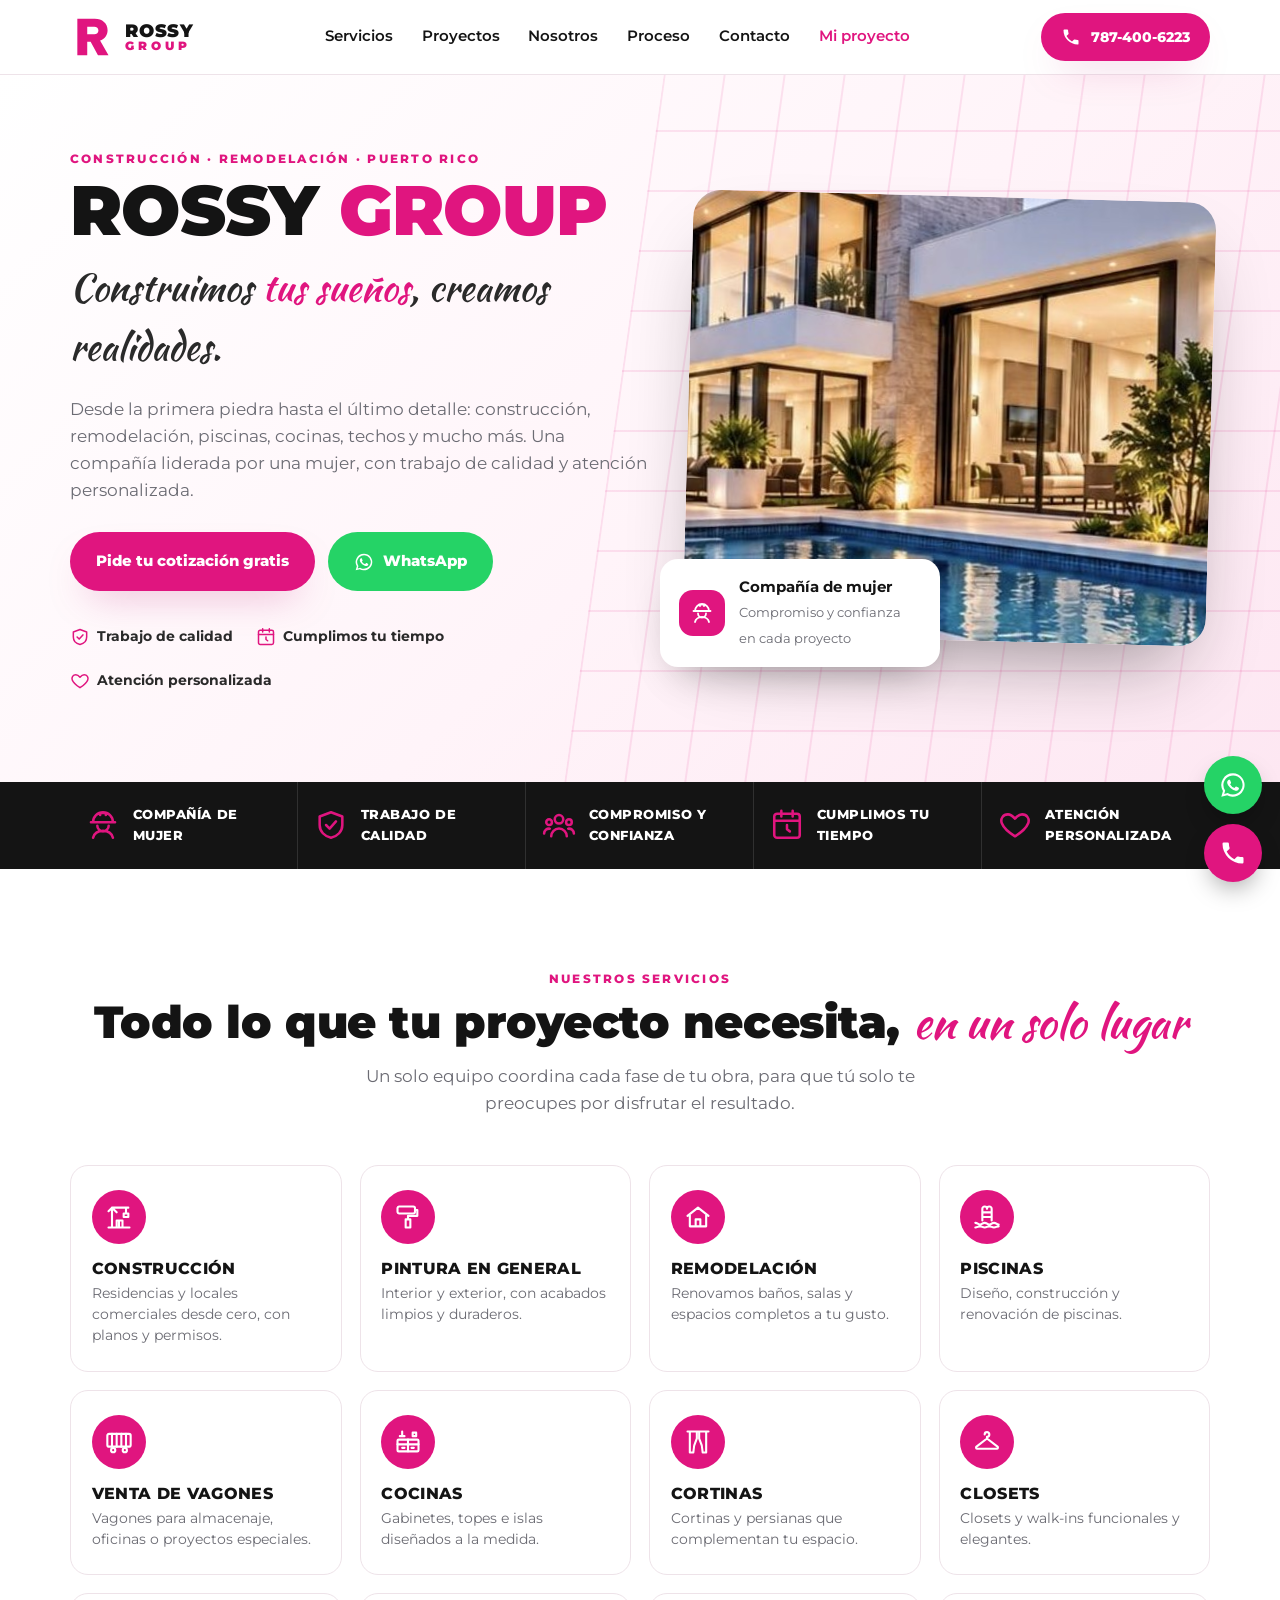
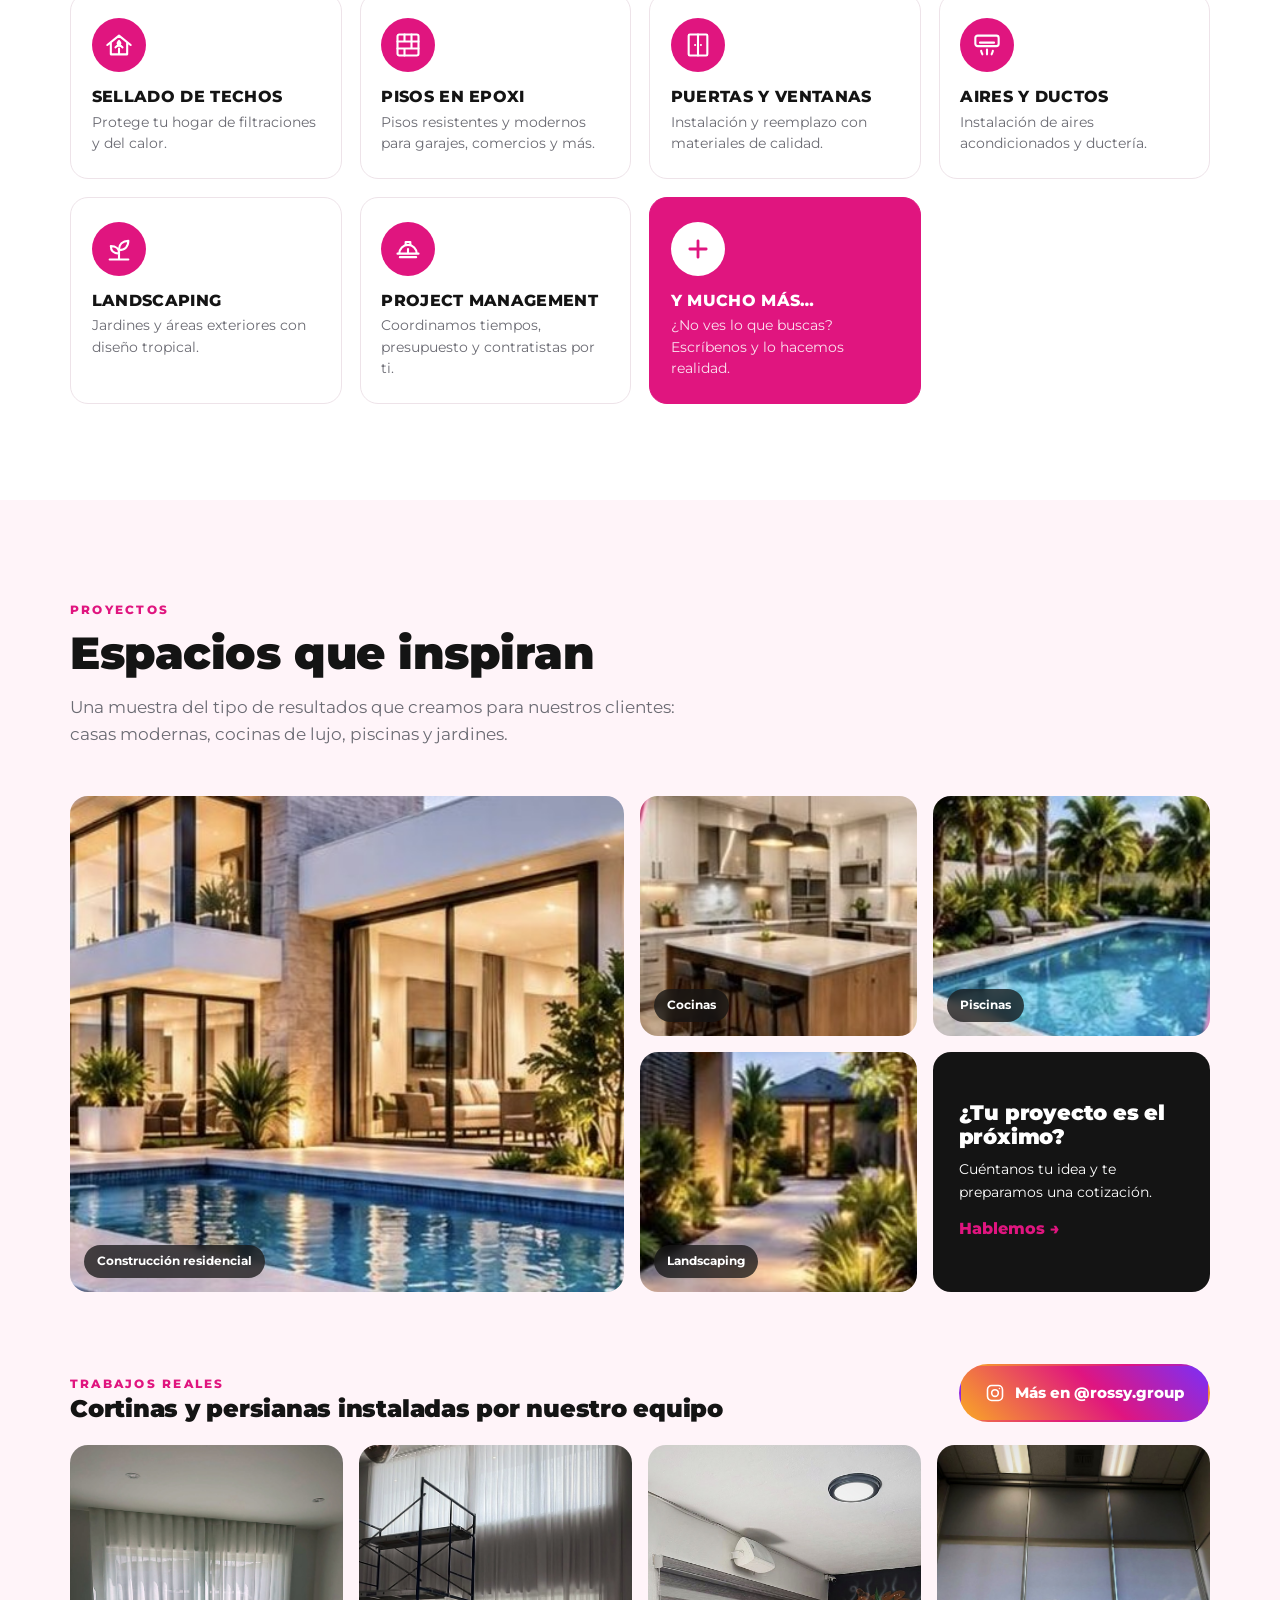
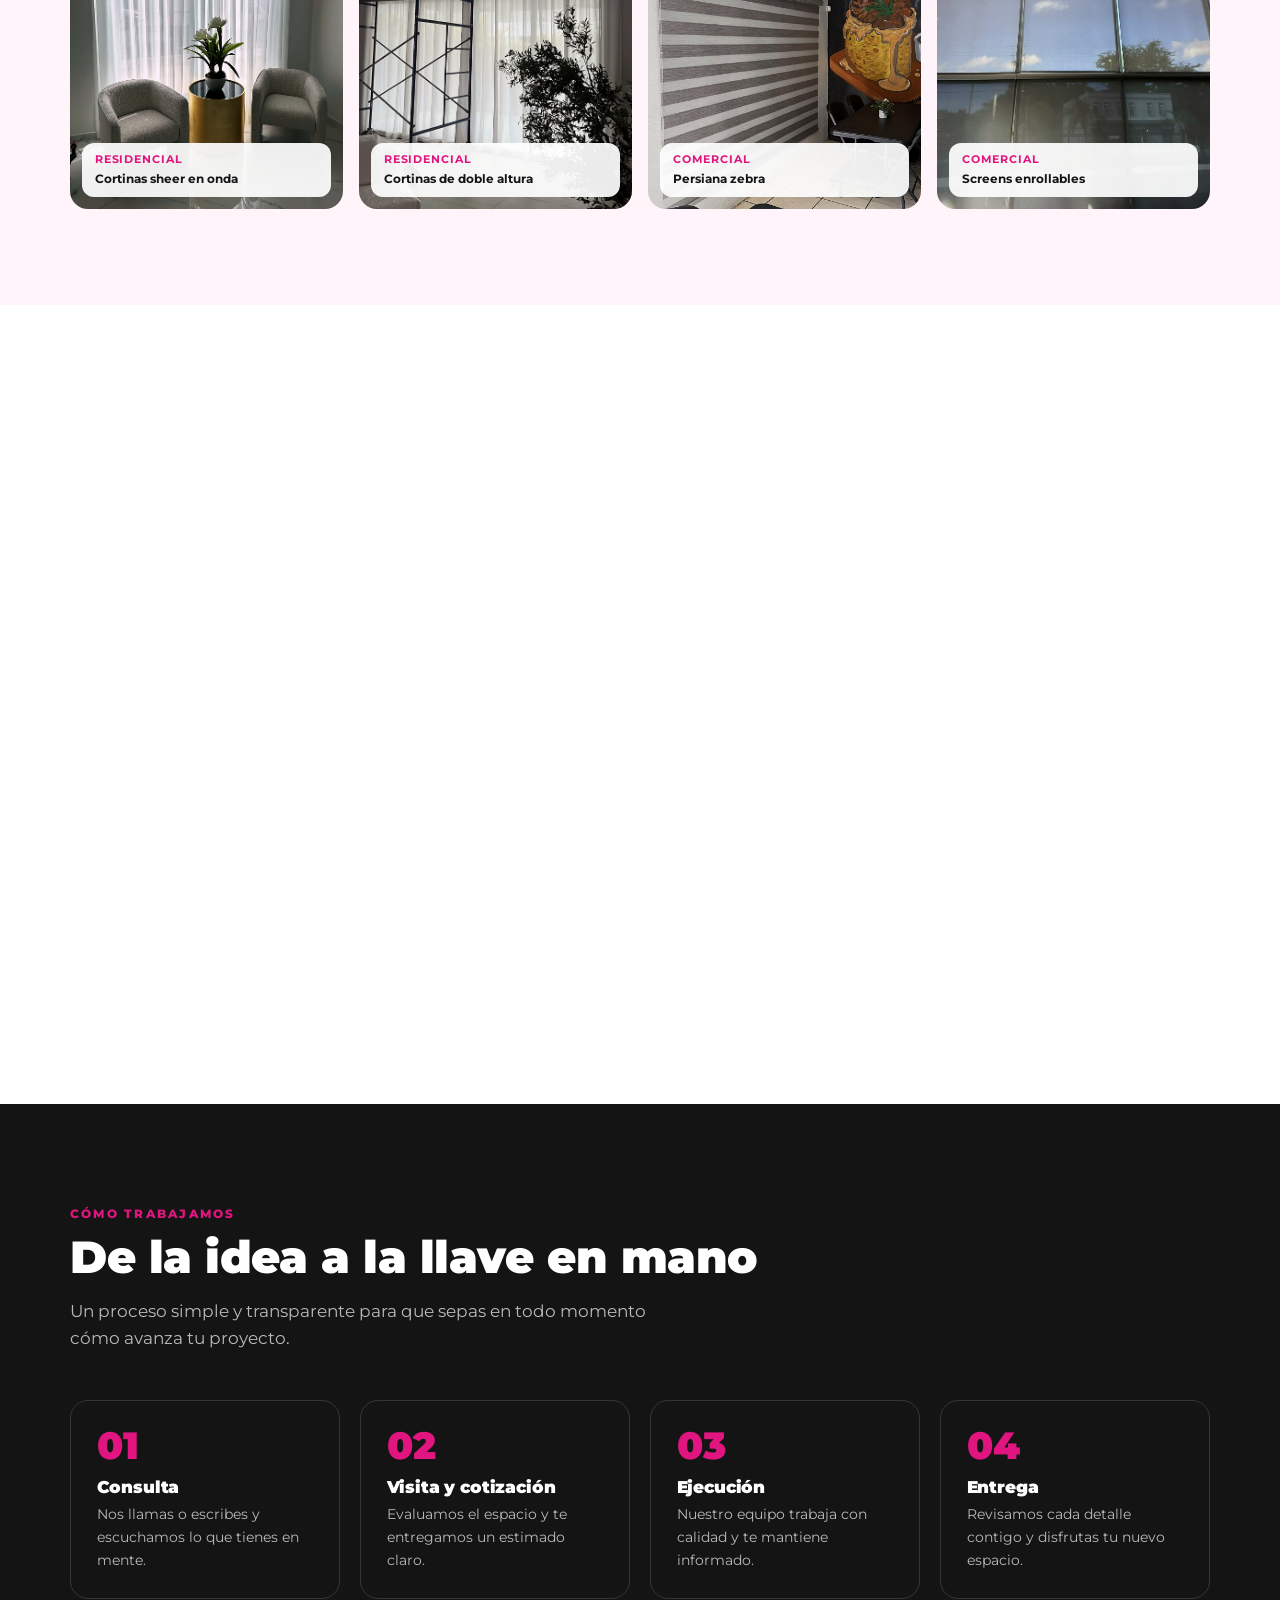
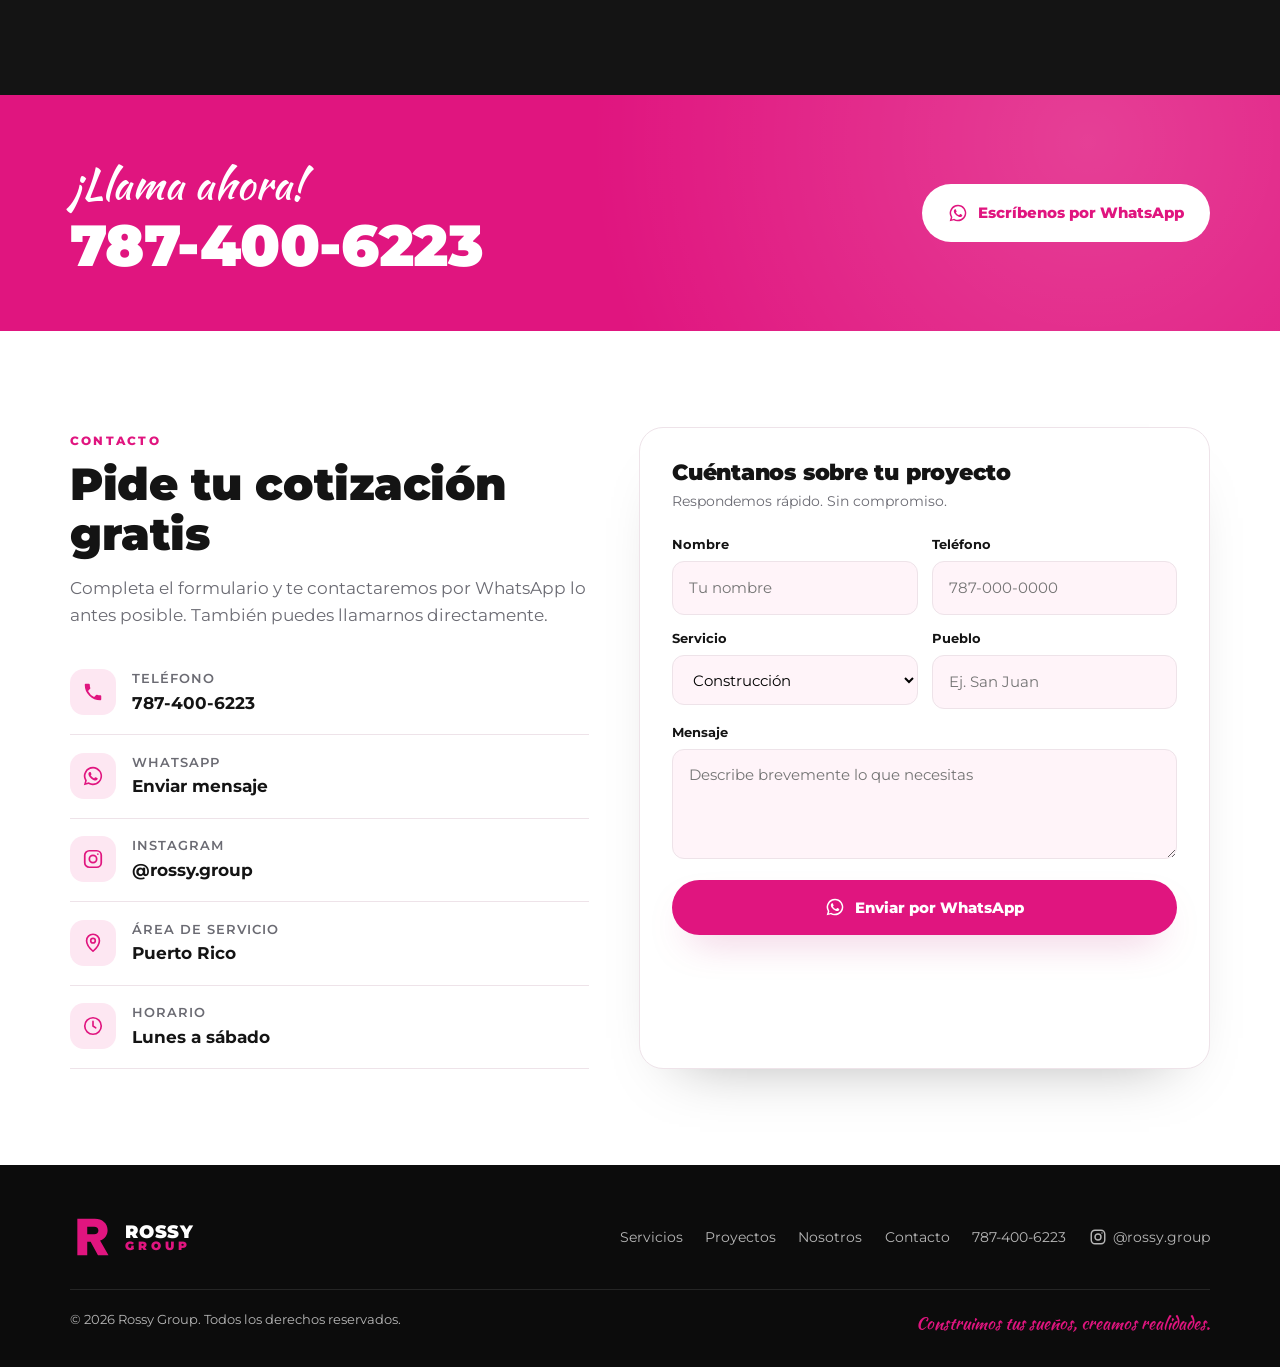
<file: index.html>
<!doctype html>
<html lang="es">
<head>
<meta charset="utf-8">
<meta name="viewport" content="width=device-width, initial-scale=1">
<title>Rossy Group | Construcción y Remodelación en Puerto Rico</title>
<meta name="description" content="Rossy Group: construcción, remodelación, piscinas, cocinas, sellado de techos, pisos en epoxi, aires y más. Compañía de mujer comprometida con la calidad. Llama al 787-400-6223.">
<meta property="og:title" content="Rossy Group — Construimos tus sueños, creamos realidades">
<meta property="og:description" content="Construcción, remodelación y mucho más en Puerto Rico. Llama al 787-400-6223.">
<meta property="og:image" content="img/casa.jpg">
<meta name="theme-color" content="#e0157f">
<link rel="preconnect" href="https://fonts.googleapis.com">
<link rel="preconnect" href="https://fonts.gstatic.com" crossorigin>
<link href="https://fonts.googleapis.com/css2?family=Montserrat:wght@400;500;600;700;800;900&family=Kaushan+Script&display=swap" rel="stylesheet">
<style>
:root{
  --pink:#e0157f; --pink-dark:#b80c66; --pink-soft:#fde7f2; --pink-mist:#fff4f9;
  --ink:#141414; --ink-2:#2a2a2a; --muted:#6b6b73; --line:#eee3e9;
  --gold:#c9a24a; --white:#fff;
  --radius:18px; --shadow:0 18px 40px -18px rgba(184,12,102,.35);
  --max:1180px;
}
*{box-sizing:border-box;margin:0;padding:0}
html{scroll-behavior:smooth}
body{font-family:Montserrat,system-ui,sans-serif;color:var(--ink);background:var(--white);line-height:1.6;-webkit-font-smoothing:antialiased}
img{max-width:100%;display:block}
a{color:inherit;text-decoration:none}
.wrap{max-width:var(--max);margin:0 auto;padding:0 20px}
.script{font-family:"Kaushan Script",cursive;font-weight:400}
.eyebrow{display:inline-block;font-size:.78rem;font-weight:800;letter-spacing:.18em;text-transform:uppercase;color:var(--pink)}
h1,h2,h3{line-height:1.12;font-weight:900;letter-spacing:-.01em}
h2{font-size:clamp(1.9rem,4vw,2.8rem);margin:.4rem 0 1rem}
.lead{color:var(--muted);font-size:1.05rem;max-width:620px}
.btn{display:inline-flex;align-items:center;gap:.6rem;padding:.95rem 1.5rem;border-radius:999px;font-weight:800;font-size:.95rem;transition:transform .2s,box-shadow .2s,background .2s;border:2px solid transparent;cursor:pointer;font-family:inherit}
.btn svg{width:20px;height:20px;flex:none}
.btn-pink{background:var(--pink);color:#fff;box-shadow:var(--shadow)}
.btn-pink:hover{background:var(--pink-dark);transform:translateY(-2px)}
.btn-outline{border-color:var(--ink);color:var(--ink)}
.btn-outline:hover{background:var(--ink);color:#fff}
.btn-wa{background:#25d366;color:#fff}
.btn-wa:hover{background:#1ebe5a;transform:translateY(-2px)}

/* ---------- Header ---------- */
header{position:sticky;top:0;z-index:50;background:rgba(255,255,255,.92);backdrop-filter:saturate(1.4) blur(10px);border-bottom:1px solid var(--line)}
.nav{display:flex;align-items:center;justify-content:space-between;height:74px}
.logo{display:flex;align-items:center;gap:.7rem}
.logo-mark{width:44px;height:44px;flex:none}
.logo-text{line-height:.95;font-weight:900;font-size:1.15rem;letter-spacing:.04em}
.logo-text small{display:block;font-size:.78rem;letter-spacing:.32em;color:var(--pink)}
.menu{display:flex;gap:1.8rem;font-weight:600;font-size:.92rem}
.menu a{position:relative;padding:.3rem 0}
.menu a::after{content:"";position:absolute;left:0;bottom:-2px;height:2px;width:0;background:var(--pink);transition:width .25s}
.menu a:hover::after{width:100%}
.nav-cta{padding:.7rem 1.15rem;font-size:.88rem}
.burger{display:none;background:none;border:0;width:44px;height:44px;cursor:pointer}
.burger span{display:block;width:24px;height:2.5px;background:var(--ink);margin:5px auto;border-radius:2px;transition:.3s}
@media(max-width:900px){
  .menu{position:fixed;inset:74px 0 auto 0;flex-direction:column;gap:0;background:#fff;border-bottom:1px solid var(--line);max-height:0;overflow:hidden;transition:max-height .35s}
  .menu a{padding:1rem 20px;border-top:1px solid var(--line)}
  .menu.open{max-height:420px}
  .burger{display:block}
  .nav-cta{display:none}
}

/* ---------- Hero ---------- */
.hero{position:relative;overflow:hidden;background:linear-gradient(135deg,#fff 0%,var(--pink-mist) 55%,var(--pink-soft) 100%)}
.hero::before{content:"";position:absolute;right:-8%;top:-10%;width:60%;height:120%;background:
  repeating-linear-gradient(90deg,rgba(224,21,127,.10) 0 2px,transparent 2px 60px),
  repeating-linear-gradient(0deg,rgba(224,21,127,.10) 0 2px,transparent 2px 60px);
  transform:skewX(-8deg);pointer-events:none}
.hero-grid{position:relative;display:grid;grid-template-columns:1.05fr .95fr;gap:40px;align-items:center;padding-top:70px;padding-bottom:90px}
.hero h1{font-size:clamp(2.6rem,6vw,4.4rem);text-transform:uppercase}
.hero h1 .pink{color:var(--pink)}
.hero .tagline{font-size:clamp(1.6rem,3.4vw,2.3rem);margin:.6rem 0 1.2rem;color:var(--ink-2)}
.hero .tagline em{font-style:normal;color:var(--pink)}
.hero p.lead{margin-bottom:1.8rem}
.hero-ctas{display:flex;flex-wrap:wrap;gap:.8rem}
.badges{display:flex;flex-wrap:wrap;gap:1.4rem;margin-top:2.2rem;font-size:.85rem;font-weight:700;color:var(--ink-2)}
.badges span{display:flex;align-items:center;gap:.45rem}
.badges svg{width:20px;height:20px;color:var(--pink)}
.hero-visual{position:relative}
.hero-photo{border-radius:28px;overflow:hidden;box-shadow:0 40px 80px -30px rgba(20,20,20,.45);aspect-ratio:4/3.4;transform:rotate(1.5deg)}
.hero-photo img{width:100%;height:100%;object-fit:cover;object-position:center bottom}
.hero-card{position:absolute;left:-28px;bottom:-26px;background:#fff;border-radius:18px;padding:1rem 1.2rem;box-shadow:0 20px 40px -18px rgba(0,0,0,.3);display:flex;align-items:center;gap:.9rem;max-width:280px}
.hero-card .dot{width:46px;height:46px;border-radius:14px;background:var(--pink);display:grid;place-items:center;color:#fff;flex:none}
.hero-card .dot svg{width:24px;height:24px}
.hero-card b{display:block;font-size:.95rem}
.hero-card small{color:var(--muted);font-size:.8rem}
@media(max-width:900px){
  .hero-grid{grid-template-columns:1fr;padding-top:44px;padding-bottom:70px}
  .hero-card{left:12px;bottom:-22px}
}

/* ---------- Strip ---------- */
.strip{background:var(--ink);color:#fff}
.strip-grid{display:grid;grid-template-columns:repeat(5,1fr)}
.strip-item{display:flex;align-items:center;gap:.8rem;padding:1.4rem 1rem;font-weight:800;font-size:.82rem;text-transform:uppercase;letter-spacing:.04em;border-right:1px solid rgba(255,255,255,.12)}
.strip-item:last-child{border-right:0}
.strip-item svg{width:34px;height:34px;color:var(--pink);flex:none}
@media(max-width:900px){.strip-grid{grid-template-columns:repeat(2,1fr)}.strip-item{border-bottom:1px solid rgba(255,255,255,.12)}.strip-item:last-child{grid-column:1/-1}}

/* ---------- Sections ---------- */
section.block{padding:96px 0}
.center{text-align:center}
.center .lead{margin:0 auto}

/* Services */
.services{display:grid;grid-template-columns:repeat(auto-fill,minmax(220px,1fr));gap:18px;margin-top:3rem}
.svc{background:#fff;border:1px solid var(--line);border-radius:var(--radius);padding:1.5rem 1.3rem;transition:transform .25s,box-shadow .25s,border-color .25s;position:relative;overflow:hidden}
.svc::after{content:"";position:absolute;inset:auto 0 0 0;height:4px;background:var(--pink);transform:scaleX(0);transform-origin:left;transition:transform .3s}
.svc:hover{transform:translateY(-4px);box-shadow:var(--shadow);border-color:transparent}
.svc:hover::after{transform:scaleX(1)}
.svc .ic{width:54px;height:54px;border-radius:50%;background:var(--pink);color:#fff;display:grid;place-items:center;margin-bottom:1rem}
.svc .ic svg{width:28px;height:28px}
.svc h3{font-size:1rem;font-weight:800;text-transform:uppercase;letter-spacing:.02em;margin-bottom:.35rem}
.svc p{font-size:.88rem;color:var(--muted);line-height:1.5}
.svc.more{background:var(--pink);color:#fff;border-color:var(--pink)}
.svc.more .ic{background:#fff;color:var(--pink)}
.svc.more p{color:rgba(255,255,255,.88)}

/* Gallery */
.gallery-sec{background:var(--pink-mist)}
.gallery{display:grid;grid-template-columns:2fr 1fr 1fr;grid-template-rows:240px 240px;gap:16px;margin-top:3rem}
.gallery figure{position:relative;border-radius:var(--radius);overflow:hidden}
.gallery figure:first-child{grid-row:1/3}
.gallery img{width:100%;height:100%;object-fit:cover;transition:transform .6s}
.gallery figure:hover img{transform:scale(1.06)}
.gallery figcaption{position:absolute;left:14px;bottom:14px;background:rgba(20,20,20,.75);color:#fff;font-size:.78rem;font-weight:700;padding:.4rem .8rem;border-radius:999px;backdrop-filter:blur(4px)}
.gallery .cta-tile{background:var(--ink);color:#fff;display:flex;flex-direction:column;justify-content:center;padding:1.6rem}
.gallery .cta-tile h3{font-size:1.3rem;margin-bottom:.6rem}
.gallery .cta-tile a{color:var(--pink);font-weight:800}
@media(max-width:800px){
  .gallery{grid-template-columns:1fr 1fr;grid-template-rows:260px 180px 180px}
  .gallery figure:first-child{grid-column:1/-1;grid-row:auto}
}

/* About */
.about{display:grid;grid-template-columns:.9fr 1.1fr;gap:60px;align-items:center}
.about-photo{position:relative;border-radius:28px;overflow:hidden;background:var(--pink-soft);aspect-ratio:4/5}
.about-photo img{width:100%;height:100%;object-fit:cover;object-position:top}
.about-photo .tag{position:absolute;left:16px;bottom:16px;right:16px;background:#fff;border-radius:16px;padding:1rem 1.2rem;box-shadow:0 10px 30px -12px rgba(0,0,0,.3)}
.about-photo .tag b{display:block}
.about-photo .tag span{color:var(--pink);font-size:.85rem;font-weight:700}
.about p{color:var(--ink-2);margin-bottom:1rem}
.values{display:grid;grid-template-columns:1fr 1fr;gap:14px;margin:1.6rem 0 2rem}
.values div{display:flex;gap:.7rem;align-items:flex-start;font-weight:700;font-size:.92rem}
.values svg{width:22px;height:22px;color:var(--pink);flex:none;margin-top:1px}
@media(max-width:900px){.about{grid-template-columns:1fr;gap:36px}.about-photo{max-width:440px}}

/* Real work */
.real-head{display:flex;justify-content:space-between;align-items:flex-end;gap:20px;flex-wrap:wrap;margin-top:4.5rem}
.real-head h3{font-size:1.5rem}
.real{display:grid;grid-template-columns:repeat(4,1fr);gap:16px;margin-top:1.4rem}
.real figure{position:relative;border-radius:var(--radius);overflow:hidden;aspect-ratio:3/4;background:#ddd}
.real img{width:100%;height:100%;object-fit:cover;transition:transform .6s}
.real figure:hover img{transform:scale(1.05)}
.real figcaption{position:absolute;left:12px;bottom:12px;right:12px;background:rgba(255,255,255,.92);color:var(--ink);font-size:.78rem;font-weight:700;padding:.5rem .8rem;border-radius:12px}
.real figcaption span{display:block;color:var(--pink);font-size:.7rem;text-transform:uppercase;letter-spacing:.08em}
.btn-ig{background:linear-gradient(45deg,#f9a825,#e0157f 55%,#7b2ff7);color:#fff}
.btn-ig:hover{transform:translateY(-2px);filter:brightness(1.05)}
@media(max-width:900px){.real{grid-template-columns:1fr 1fr}}

/* Process */
.process-sec{background:var(--ink);color:#fff}
.process-sec .lead{color:rgba(255,255,255,.7)}
.steps{display:grid;grid-template-columns:repeat(4,1fr);gap:20px;margin-top:3rem;counter-reset:s}
.step{border:1px solid rgba(255,255,255,.14);border-radius:var(--radius);padding:1.6rem;position:relative}
.step::before{counter-increment:s;content:"0" counter(s);font-weight:900;font-size:2.4rem;color:var(--pink);display:block;line-height:1;margin-bottom:.8rem}
.step h3{font-size:1.05rem;margin-bottom:.4rem}
.step p{color:rgba(255,255,255,.7);font-size:.9rem}
@media(max-width:900px){.steps{grid-template-columns:1fr 1fr}}
@media(max-width:520px){.steps{grid-template-columns:1fr}}

/* CTA band */
.band{background:var(--pink);color:#fff;position:relative;overflow:hidden}
.band::before{content:"";position:absolute;inset:0;background:radial-gradient(circle at 85% 20%,rgba(255,255,255,.18),transparent 45%)}
.band .wrap{position:relative;display:flex;align-items:center;justify-content:space-between;gap:30px;padding-top:56px;padding-bottom:56px;flex-wrap:wrap}
.band .script{font-size:clamp(1.8rem,4vw,2.6rem)}
.band .phone{font-size:clamp(2.2rem,6vw,3.6rem);font-weight:900;letter-spacing:-.01em;line-height:1}
.band .btn{background:#fff;color:var(--pink)}
.band .btn:hover{background:var(--ink);color:#fff}

/* Contact */
.contact{display:grid;grid-template-columns:1fr 1.1fr;gap:50px}
.contact-info li{list-style:none;display:flex;gap:1rem;align-items:flex-start;padding:1.1rem 0;border-bottom:1px solid var(--line)}
.contact-info .ic{width:46px;height:46px;border-radius:14px;background:var(--pink-soft);color:var(--pink);display:grid;place-items:center;flex:none}
.contact-info .ic svg{width:22px;height:22px}
.contact-info small{display:block;color:var(--muted);font-size:.8rem;font-weight:600;text-transform:uppercase;letter-spacing:.08em}
.contact-info b{font-size:1.05rem}
form{background:#fff;border:1px solid var(--line);border-radius:24px;padding:2rem;box-shadow:0 30px 60px -40px rgba(0,0,0,.35)}
form h3{font-size:1.4rem;margin-bottom:.3rem}
form > p{color:var(--muted);font-size:.9rem;margin-bottom:1.4rem}
.row{display:grid;grid-template-columns:1fr 1fr;gap:14px}
label{display:block;font-size:.8rem;font-weight:700;margin-bottom:.35rem}
.field{margin-bottom:14px}
input,select,textarea{width:100%;padding:.85rem 1rem;border:1.5px solid var(--line);border-radius:12px;font:inherit;font-size:.95rem;background:var(--pink-mist);transition:border-color .2s,background .2s}
input:focus,select:focus,textarea:focus{outline:none;border-color:var(--pink);background:#fff}
textarea{resize:vertical;min-height:110px}
form .btn{width:100%;justify-content:center}
@media(max-width:900px){.contact{grid-template-columns:1fr}}
@media(max-width:520px){.row{grid-template-columns:1fr}form{padding:1.4rem}}

/* Footer */
footer{background:#0c0c0c;color:rgba(255,255,255,.7);padding:50px 0 30px;font-size:.9rem}
.foot{display:flex;justify-content:space-between;gap:30px;flex-wrap:wrap;align-items:center}
footer .logo-text{color:#fff}
.foot-links{display:flex;gap:1.4rem;flex-wrap:wrap}
.foot-links a:hover{color:var(--pink)}
.copy{border-top:1px solid rgba(255,255,255,.1);margin-top:30px;padding-top:20px;font-size:.8rem;display:flex;justify-content:space-between;flex-wrap:wrap;gap:10px}

/* Floating buttons */
.float{position:fixed;right:18px;bottom:18px;z-index:60;display:flex;flex-direction:column;gap:10px}
.float a{width:58px;height:58px;border-radius:50%;display:grid;place-items:center;color:#fff;box-shadow:0 12px 26px -8px rgba(0,0,0,.4);transition:transform .2s}
.float a:hover{transform:scale(1.08)}
.float svg{width:28px;height:28px}
.float .wa{background:#25d366}
.float .call{background:var(--pink)}

/* Reveal */
.reveal{opacity:0;transform:translateY(24px);transition:opacity .7s ease,transform .7s ease}
.reveal.in{opacity:1;transform:none}
@media(prefers-reduced-motion:reduce){.reveal{opacity:1;transform:none}html{scroll-behavior:auto}}
</style>
</head>
<body>

<!-- SVG icon sprite -->
<svg width="0" height="0" style="position:absolute" aria-hidden="true">
  <defs>
    <symbol id="i-phone" viewBox="0 0 24 24"><path fill="currentColor" d="M6.6 10.8a15.1 15.1 0 0 0 6.6 6.6l2.2-2.2a1 1 0 0 1 1-.25 11.4 11.4 0 0 0 3.6.57 1 1 0 0 1 1 1V20a1 1 0 0 1-1 1A17 17 0 0 1 3 4a1 1 0 0 1 1-1h3.5a1 1 0 0 1 1 1c0 1.25.2 2.45.57 3.57a1 1 0 0 1-.25 1z"/></symbol>
    <symbol id="i-wa" viewBox="0 0 24 24"><path fill="currentColor" d="M12 2a10 10 0 0 0-8.6 15.1L2 22l5-1.3A10 10 0 1 0 12 2zm0 18.2a8.2 8.2 0 0 1-4.2-1.15l-.3-.18-3 .78.8-2.9-.2-.3A8.2 8.2 0 1 1 12 20.2zm4.5-6.1c-.25-.12-1.47-.72-1.7-.8s-.39-.13-.56.12-.64.8-.78.97-.29.19-.54.06a6.7 6.7 0 0 1-3.3-2.9c-.25-.43.25-.4.71-1.33a.45.45 0 0 0-.02-.42c-.06-.12-.56-1.35-.77-1.85s-.4-.42-.56-.43h-.48a.92.92 0 0 0-.66.31 2.8 2.8 0 0 0-.87 2.07 4.85 4.85 0 0 0 1 2.57 11.1 11.1 0 0 0 4.27 3.77c1.58.68 2.2.74 3 .62a2.55 2.55 0 0 0 1.68-1.18 2.1 2.1 0 0 0 .14-1.18c-.06-.1-.23-.17-.48-.3z"/></symbol>
    <symbol id="i-crane" viewBox="0 0 24 24"><g fill="none" stroke="currentColor" stroke-width="1.8" stroke-linecap="round" stroke-linejoin="round"><path d="M6 21V4l-3 3M6 4h14M6 4l4 4M18 4v5M16 9h4v3h-4zM3 21h18M10 21v-6h5v6M12 15v6"/></g></symbol>
    <symbol id="i-roller" viewBox="0 0 24 24"><g fill="none" stroke="currentColor" stroke-width="1.8" stroke-linecap="round" stroke-linejoin="round"><rect x="3" y="3" width="15" height="6" rx="1.5"/><path d="M18 6h2v5h-8v3M10 14h4v7h-4z"/></g></symbol>
    <symbol id="i-house" viewBox="0 0 24 24"><g fill="none" stroke="currentColor" stroke-width="1.8" stroke-linecap="round" stroke-linejoin="round"><path d="M3 11l9-7 9 7M5 9.5V20h14V9.5M10 20v-6h4v6"/></g></symbol>
    <symbol id="i-pool" viewBox="0 0 24 24"><g fill="none" stroke="currentColor" stroke-width="1.8" stroke-linecap="round" stroke-linejoin="round"><path d="M8 15V5a2 2 0 0 1 4 0M16 15V5a2 2 0 0 0-4 0M8 8h8M8 12h8M2 17c2 0 2 1.5 4 1.5S8 17 10 17s2 1.5 4 1.5S16 17 18 17s2 1.5 4 1.5M2 21c2 0 2-1 4-1s2 1 4 1 2-1 4-1 2 1 4 1 2-1 4-1"/></g></symbol>
    <symbol id="i-truck" viewBox="0 0 24 24"><g fill="none" stroke="currentColor" stroke-width="1.8" stroke-linecap="round" stroke-linejoin="round"><rect x="2" y="5" width="20" height="11" rx="1.5"/><path d="M6 5v11M10 5v11M14 5v11M18 5v11"/><circle cx="7" cy="19" r="1.8"/><circle cx="17" cy="19" r="1.8"/></g></symbol>
    <symbol id="i-kitchen" viewBox="0 0 24 24"><g fill="none" stroke="currentColor" stroke-width="1.8" stroke-linecap="round" stroke-linejoin="round"><rect x="3" y="10" width="18" height="10" rx="1"/><path d="M3 14h18M12 10v10M7 17h2M15 17h2M7 3v4M5 7h4M16 4h3v3h-3z"/></g></symbol>
    <symbol id="i-curtain" viewBox="0 0 24 24"><g fill="none" stroke="currentColor" stroke-width="1.8" stroke-linecap="round" stroke-linejoin="round"><path d="M3 3h18M5 3v18h3c0-6 2-10 3-12V3M19 3v18h-3c0-6-2-10-3-12V3"/></g></symbol>
    <symbol id="i-hanger" viewBox="0 0 24 24"><g fill="none" stroke="currentColor" stroke-width="1.8" stroke-linecap="round" stroke-linejoin="round"><path d="M12 9V7.5a2 2 0 1 0-2-2M12 9 3 16a1 1 0 0 0 .6 1.8h16.8A1 1 0 0 0 21 16z"/></g></symbol>
    <symbol id="i-roof" viewBox="0 0 24 24"><g fill="none" stroke="currentColor" stroke-width="1.8" stroke-linecap="round" stroke-linejoin="round"><path d="M2 12 12 4l10 8M5 10v10h14V10M12 20v-5M9 14c1.5-2 4.5-2 6 0"/><path d="M12 8.5c.8 1 1.2 1.6 1.2 2.1a1.2 1.2 0 0 1-2.4 0c0-.5.4-1.1 1.2-2.1z" fill="currentColor"/></g></symbol>
    <symbol id="i-floor" viewBox="0 0 24 24"><g fill="none" stroke="currentColor" stroke-width="1.8" stroke-linecap="round" stroke-linejoin="round"><rect x="3" y="3" width="18" height="18" rx="1.5"/><path d="M3 9h18M3 15h18M9 3v6M15 9v6M9 15v6M15 3v6"/></g></symbol>
    <symbol id="i-door" viewBox="0 0 24 24"><g fill="none" stroke="currentColor" stroke-width="1.8" stroke-linecap="round" stroke-linejoin="round"><rect x="4" y="3" width="16" height="18" rx="1"/><path d="M12 3v18M9.5 12h.01M14.5 12h.01"/></g></symbol>
    <symbol id="i-ac" viewBox="0 0 24 24"><g fill="none" stroke="currentColor" stroke-width="1.8" stroke-linecap="round" stroke-linejoin="round"><rect x="2" y="4" width="20" height="9" rx="2"/><path d="M6 10h12M7 17c0 1.5 1 2 1 3M12 16v4M17 17c0 1.5-1 2-1 3"/></g></symbol>
    <symbol id="i-leaf" viewBox="0 0 24 24"><g fill="none" stroke="currentColor" stroke-width="1.8" stroke-linecap="round" stroke-linejoin="round"><path d="M12 21v-9M12 12c0-4 3-7 8-7 0 5-3 8-8 8M12 15c0-3-2.5-5.5-7-5.5 0 4 2.5 6.5 7 6.5M4 21h16"/></g></symbol>
    <symbol id="i-helmet" viewBox="0 0 24 24"><g fill="none" stroke="currentColor" stroke-width="1.8" stroke-linecap="round" stroke-linejoin="round"><path d="M3 16h18M4.5 16a7.5 7.5 0 0 1 15 0M10 9V6h4v3M12 16v-4"/><path d="M5 19h14"/></g></symbol>
    <symbol id="i-plus" viewBox="0 0 24 24"><path d="M12 5v14M5 12h14" fill="none" stroke="currentColor" stroke-width="2.4" stroke-linecap="round"/></symbol>
    <symbol id="i-woman" viewBox="0 0 24 24"><g fill="none" stroke="currentColor" stroke-width="1.8" stroke-linecap="round" stroke-linejoin="round"><path d="M5 10a7 7 0 0 1 14 0M3.5 10h17M10 5V3.5h4V5"/><path d="M8 12.5a4 4 0 0 0 8 0M5 21c.5-3 3.5-5 7-5s6.5 2 7 5"/></g></symbol>
    <symbol id="i-shield" viewBox="0 0 24 24"><g fill="none" stroke="currentColor" stroke-width="1.8" stroke-linecap="round" stroke-linejoin="round"><path d="M12 3 4 6v6c0 4.5 3.4 8 8 9 4.6-1 8-4.5 8-9V6z"/><path d="m8.5 12 2.5 2.5 4.5-5"/></g></symbol>
    <symbol id="i-team" viewBox="0 0 24 24"><g fill="none" stroke="currentColor" stroke-width="1.8" stroke-linecap="round" stroke-linejoin="round"><circle cx="12" cy="8" r="3"/><circle cx="5" cy="10" r="2"/><circle cx="19" cy="10" r="2"/><path d="M6.5 20a5.5 5.5 0 0 1 11 0M1.5 18a3.5 3.5 0 0 1 4-3.4M22.5 18a3.5 3.5 0 0 0-4-3.4"/></g></symbol>
    <symbol id="i-clock" viewBox="0 0 24 24"><g fill="none" stroke="currentColor" stroke-width="1.8" stroke-linecap="round" stroke-linejoin="round"><rect x="3" y="4" width="18" height="17" rx="2"/><path d="M3 9h18M8 2v4M16 2v4M12 12v3l2 1.5"/></g></symbol>
    <symbol id="i-heart" viewBox="0 0 24 24"><g fill="none" stroke="currentColor" stroke-width="1.8" stroke-linecap="round" stroke-linejoin="round"><path d="M12 20s-7.5-4.6-9.3-9.2C1.5 7.6 3.6 4.5 7 4.5c2 0 3.4 1.1 5 3 1.6-1.9 3-3 5-3 3.4 0 5.5 3.1 4.3 6.3C19.5 15.4 12 20 12 20z"/></g></symbol>
    <symbol id="i-check" viewBox="0 0 24 24"><g fill="none" stroke="currentColor" stroke-width="2" stroke-linecap="round" stroke-linejoin="round"><circle cx="12" cy="12" r="9"/><path d="m8 12 3 3 5-6"/></g></symbol>
    <symbol id="i-ig" viewBox="0 0 24 24"><g fill="none" stroke="currentColor" stroke-width="1.9"><rect x="3" y="3" width="18" height="18" rx="5"/><circle cx="12" cy="12" r="4"/><circle cx="17.3" cy="6.7" r=".9" fill="currentColor" stroke="none"/></g></symbol>
    <symbol id="i-pin" viewBox="0 0 24 24"><g fill="none" stroke="currentColor" stroke-width="1.8" stroke-linecap="round" stroke-linejoin="round"><path d="M12 21s-7-6.1-7-11.5a7 7 0 0 1 14 0C19 14.9 12 21 12 21z"/><circle cx="12" cy="9.5" r="2.5"/></g></symbol>
    <symbol id="i-time" viewBox="0 0 24 24"><g fill="none" stroke="currentColor" stroke-width="1.8" stroke-linecap="round" stroke-linejoin="round"><circle cx="12" cy="12" r="9"/><path d="M12 7v5l3 2"/></g></symbol>
    <symbol id="i-logo" viewBox="0 0 48 48"><path fill="#e0157f" d="M8 4h19c8.3 0 14 5 14 12.5 0 5.6-3.2 9.6-8.2 11.3L42 44H30.5l-8-14.8H18.8V44H8zm10.8 8.7v8.3h7.6c2.9 0 4.6-1.6 4.6-4.15 0-2.6-1.7-4.15-4.6-4.15z"/></symbol>
  </defs>
</svg>

<header>
  <div class="wrap nav">
    <a href="#inicio" class="logo" aria-label="Rossy Group — inicio">
      <svg class="logo-mark"><use href="#i-logo"/></svg>
      <span class="logo-text">ROSSY<small>GROUP</small></span>
    </a>
    <nav class="menu" id="menu">
      <a href="#servicios">Servicios</a>
      <a href="#proyectos">Proyectos</a>
      <a href="#nosotros">Nosotros</a>
      <a href="#proceso">Proceso</a>
      <a href="#contacto">Contacto</a>
      <a href="app/" style="color:var(--pink)">Mi proyecto</a>
    </nav>
    <a href="tel:+17874006223" class="btn btn-pink nav-cta"><svg><use href="#i-phone"/></svg>787-400-6223</a>
    <button class="burger" id="burger" aria-label="Abrir menú" aria-expanded="false"><span></span><span></span><span></span></button>
  </div>
</header>

<main>
<!-- HERO -->
<section class="hero" id="inicio">
  <div class="wrap hero-grid">
    <div>
      <span class="eyebrow">Construcción · Remodelación · Puerto Rico</span>
      <h1>Rossy <span class="pink">Group</span></h1>
      <p class="tagline script">Construimos <em>tus sueños</em>, creamos realidades.</p>
      <p class="lead">Desde la primera piedra hasta el último detalle: construcción, remodelación, piscinas, cocinas, techos y mucho más. Una compañía liderada por una mujer, con trabajo de calidad y atención personalizada.</p>
      <div class="hero-ctas">
        <a href="#contacto" class="btn btn-pink">Pide tu cotización gratis</a>
        <a href="https://wa.me/17874006223?text=Hola%20Rossy%20Group%2C%20me%20interesa%20una%20cotizaci%C3%B3n" target="_blank" rel="noopener" class="btn btn-wa"><svg><use href="#i-wa"/></svg>WhatsApp</a>
      </div>
      <div class="badges">
        <span><svg><use href="#i-shield"/></svg>Trabajo de calidad</span>
        <span><svg><use href="#i-clock"/></svg>Cumplimos tu tiempo</span>
        <span><svg><use href="#i-heart"/></svg>Atención personalizada</span>
      </div>
    </div>
    <div class="hero-visual">
      <div class="hero-photo"><img src="img/casa.jpg" alt="Residencia moderna con piscina construida por Rossy Group" width="607" height="403"></div>
      <div class="hero-card">
        <div class="dot"><svg><use href="#i-woman"/></svg></div>
        <div><b>Compañía de mujer</b><small>Compromiso y confianza en cada proyecto</small></div>
      </div>
    </div>
  </div>
</section>

<!-- STRIP -->
<div class="strip">
  <div class="wrap strip-grid">
    <div class="strip-item"><svg><use href="#i-woman"/></svg>Compañía de mujer</div>
    <div class="strip-item"><svg><use href="#i-shield"/></svg>Trabajo de calidad</div>
    <div class="strip-item"><svg><use href="#i-team"/></svg>Compromiso y confianza</div>
    <div class="strip-item"><svg><use href="#i-clock"/></svg>Cumplimos tu tiempo</div>
    <div class="strip-item"><svg><use href="#i-heart"/></svg>Atención personalizada</div>
  </div>
</div>

<!-- SERVICES -->
<section class="block" id="servicios">
  <div class="wrap">
    <div class="center reveal">
      <span class="eyebrow">Nuestros servicios</span>
      <h2>Todo lo que tu proyecto necesita, <span class="script" style="color:var(--pink);font-weight:400">en un solo lugar</span></h2>
      <p class="lead">Un solo equipo coordina cada fase de tu obra, para que tú solo te preocupes por disfrutar el resultado.</p>
    </div>
    <div class="services">
      <article class="svc reveal"><div class="ic"><svg><use href="#i-crane"/></svg></div><h3>Construcción</h3><p>Residencias y locales comerciales desde cero, con planos y permisos.</p></article>
      <article class="svc reveal"><div class="ic"><svg><use href="#i-roller"/></svg></div><h3>Pintura en general</h3><p>Interior y exterior, con acabados limpios y duraderos.</p></article>
      <article class="svc reveal"><div class="ic"><svg><use href="#i-house"/></svg></div><h3>Remodelación</h3><p>Renovamos baños, salas y espacios completos a tu gusto.</p></article>
      <article class="svc reveal"><div class="ic"><svg><use href="#i-pool"/></svg></div><h3>Piscinas</h3><p>Diseño, construcción y renovación de piscinas.</p></article>
      <article class="svc reveal"><div class="ic"><svg><use href="#i-truck"/></svg></div><h3>Venta de vagones</h3><p>Vagones para almacenaje, oficinas o proyectos especiales.</p></article>
      <article class="svc reveal"><div class="ic"><svg><use href="#i-kitchen"/></svg></div><h3>Cocinas</h3><p>Gabinetes, topes e islas diseñados a la medida.</p></article>
      <article class="svc reveal"><div class="ic"><svg><use href="#i-curtain"/></svg></div><h3>Cortinas</h3><p>Cortinas y persianas que complementan tu espacio.</p></article>
      <article class="svc reveal"><div class="ic"><svg><use href="#i-hanger"/></svg></div><h3>Closets</h3><p>Closets y walk-ins funcionales y elegantes.</p></article>
      <article class="svc reveal"><div class="ic"><svg><use href="#i-roof"/></svg></div><h3>Sellado de techos</h3><p>Protege tu hogar de filtraciones y del calor.</p></article>
      <article class="svc reveal"><div class="ic"><svg><use href="#i-floor"/></svg></div><h3>Pisos en epoxi</h3><p>Pisos resistentes y modernos para garajes, comercios y más.</p></article>
      <article class="svc reveal"><div class="ic"><svg><use href="#i-door"/></svg></div><h3>Puertas y ventanas</h3><p>Instalación y reemplazo con materiales de calidad.</p></article>
      <article class="svc reveal"><div class="ic"><svg><use href="#i-ac"/></svg></div><h3>Aires y ductos</h3><p>Instalación de aires acondicionados y ductería.</p></article>
      <article class="svc reveal"><div class="ic"><svg><use href="#i-leaf"/></svg></div><h3>Landscaping</h3><p>Jardines y áreas exteriores con diseño tropical.</p></article>
      <article class="svc reveal"><div class="ic"><svg><use href="#i-helmet"/></svg></div><h3>Project management</h3><p>Coordinamos tiempos, presupuesto y contratistas por ti.</p></article>
      <article class="svc more reveal"><div class="ic"><svg><use href="#i-plus"/></svg></div><h3>Y mucho más…</h3><p>¿No ves lo que buscas? Escríbenos y lo hacemos realidad.</p></article>
    </div>
  </div>
</section>

<!-- GALLERY -->
<section class="block gallery-sec" id="proyectos">
  <div class="wrap">
    <div class="reveal">
      <span class="eyebrow">Proyectos</span>
      <h2>Espacios que inspiran</h2>
      <p class="lead">Una muestra del tipo de resultados que creamos para nuestros clientes: casas modernas, cocinas de lujo, piscinas y jardines.</p>
    </div>
    <div class="gallery reveal">
      <figure><img src="img/casa.jpg" alt="Casa moderna con piscina" loading="lazy"><figcaption>Construcción residencial</figcaption></figure>
      <figure><img src="img/cocina.jpg" alt="Cocina moderna con isla" loading="lazy"><figcaption>Cocinas</figcaption></figure>
      <figure><img src="img/piscina.jpg" alt="Piscina rodeada de palmas" loading="lazy"><figcaption>Piscinas</figcaption></figure>
      <figure><img src="img/jardin.jpg" alt="Camino de jardín iluminado" loading="lazy"><figcaption>Landscaping</figcaption></figure>
      <div class="cta-tile" style="border-radius:var(--radius)">
        <h3>¿Tu proyecto es el próximo?</h3>
        <p style="font-size:.9rem;margin-bottom:.8rem">Cuéntanos tu idea y te preparamos una cotización.</p>
        <a href="#contacto">Hablemos →</a>
      </div>
    </div>

    <div class="real-head reveal">
      <div><span class="eyebrow">Trabajos reales</span><h3>Cortinas y persianas instaladas por nuestro equipo</h3></div>
      <a href="https://www.instagram.com/rossy.group/" target="_blank" rel="noopener" class="btn btn-ig"><svg><use href="#i-ig"/></svg>Más en @rossy.group</a>
    </div>
    <div class="real reveal">
      <figure><img src="img/cortinas-sala.jpg" alt="Cortinas sheer en sala con piso de mármol" loading="lazy"><figcaption><span>Residencial</span>Cortinas sheer en onda</figcaption></figure>
      <figure><img src="img/cortinas-sheer-altas.jpg" alt="Cortinas de doble altura en residencia" loading="lazy"><figcaption><span>Residencial</span>Cortinas de doble altura</figcaption></figure>
      <figure><img src="img/cortinas-zebra.jpg" alt="Persiana zebra en restaurante" loading="lazy"><figcaption><span>Comercial</span>Persiana zebra</figcaption></figure>
      <figure><img src="img/screens-oficina.jpg" alt="Cortinas screen enrollables en ventanales de oficina" loading="lazy"><figcaption><span>Comercial</span>Screens enrollables</figcaption></figure>
    </div>
  </div>
</section>

<!-- ABOUT -->
<section class="block" id="nosotros">
  <div class="wrap about">
    <div class="about-photo reveal">
      <img src="img/natalie.jpg" alt="Natalie Rossy, fundadora de Rossy Group" loading="lazy">
      <div class="tag"><b>Natalie Rossy</b><span>Fundadora · Rossy Group</span></div>
    </div>
    <div class="reveal">
      <span class="eyebrow">Sobre nosotros</span>
      <h2>Una compañía de mujer que <span class="script" style="color:var(--pink);font-weight:400">construye con el corazón</span></h2>
      <p>En Rossy Group creemos que cada hogar cuenta una historia. Por eso tratamos cada proyecto como si fuera nuestro: escuchamos, planificamos y ejecutamos con transparencia, desde una pequeña remodelación hasta una construcción completa.</p>
      <p>Somos un equipo liderado por una mujer, comprometido con la calidad, la puntualidad y el trato cercano. Tú tienes un sueño; nosotros lo convertimos en realidad.</p>
      <div class="values">
        <div><svg><use href="#i-check"/></svg>Cotizaciones claras y sin sorpresas</div>
        <div><svg><use href="#i-check"/></svg>Materiales de primera calidad</div>
        <div><svg><use href="#i-check"/></svg>Entregas en el tiempo acordado</div>
        <div><svg><use href="#i-check"/></svg>Un solo contacto para todo</div>
      </div>
      <a href="tel:+17874006223" class="btn btn-pink"><svg><use href="#i-phone"/></svg>Llama ahora: 787-400-6223</a>
    </div>
  </div>
</section>

<!-- PROCESS -->
<section class="block process-sec" id="proceso">
  <div class="wrap">
    <div class="reveal">
      <span class="eyebrow">Cómo trabajamos</span>
      <h2>De la idea a la llave en mano</h2>
      <p class="lead">Un proceso simple y transparente para que sepas en todo momento cómo avanza tu proyecto.</p>
    </div>
    <div class="steps">
      <div class="step reveal"><h3>Consulta</h3><p>Nos llamas o escribes y escuchamos lo que tienes en mente.</p></div>
      <div class="step reveal"><h3>Visita y cotización</h3><p>Evaluamos el espacio y te entregamos un estimado claro.</p></div>
      <div class="step reveal"><h3>Ejecución</h3><p>Nuestro equipo trabaja con calidad y te mantiene informado.</p></div>
      <div class="step reveal"><h3>Entrega</h3><p>Revisamos cada detalle contigo y disfrutas tu nuevo espacio.</p></div>
    </div>
  </div>
</section>

<!-- CTA BAND -->
<section class="band">
  <div class="wrap">
    <div>
      <div class="script">¡Llama ahora!</div>
      <a href="tel:+17874006223" class="phone">787-400-6223</a>
    </div>
    <a href="https://wa.me/17874006223?text=Hola%20Rossy%20Group%2C%20me%20interesa%20una%20cotizaci%C3%B3n" target="_blank" rel="noopener" class="btn"><svg><use href="#i-wa"/></svg>Escríbenos por WhatsApp</a>
  </div>
</section>

<!-- CONTACT -->
<section class="block" id="contacto">
  <div class="wrap contact">
    <div class="reveal">
      <span class="eyebrow">Contacto</span>
      <h2>Pide tu cotización gratis</h2>
      <p class="lead" style="margin-bottom:1.4rem">Completa el formulario y te contactaremos por WhatsApp lo antes posible. También puedes llamarnos directamente.</p>
      <ul class="contact-info">
        <li><div class="ic"><svg><use href="#i-phone"/></svg></div><div><small>Teléfono</small><b><a href="tel:+17874006223">787-400-6223</a></b></div></li>
        <li><div class="ic"><svg><use href="#i-wa"/></svg></div><div><small>WhatsApp</small><b><a href="https://wa.me/17874006223" target="_blank" rel="noopener">Enviar mensaje</a></b></div></li>
        <li><div class="ic"><svg><use href="#i-ig"/></svg></div><div><small>Instagram</small><b><a href="https://www.instagram.com/rossy.group/" target="_blank" rel="noopener">@rossy.group</a></b></div></li>
        <li><div class="ic"><svg><use href="#i-pin"/></svg></div><div><small>Área de servicio</small><b>Puerto Rico</b></div></li>
        <li><div class="ic"><svg><use href="#i-time"/></svg></div><div><small>Horario</small><b>Lunes a sábado</b></div></li>
      </ul>
    </div>
    <form id="quote" class="reveal" novalidate>
      <h3>Cuéntanos sobre tu proyecto</h3>
      <p>Respondemos rápido. Sin compromiso.</p>
      <div class="row">
        <div class="field"><label for="f-name">Nombre</label><input id="f-name" name="name" required autocomplete="name" placeholder="Tu nombre"></div>
        <div class="field"><label for="f-phone">Teléfono</label><input id="f-phone" name="phone" type="tel" required autocomplete="tel" placeholder="787-000-0000"></div>
      </div>
      <div class="row">
        <div class="field"><label for="f-service">Servicio</label>
          <select id="f-service" name="service">
            <option>Construcción</option><option>Pintura en general</option><option>Remodelación</option><option>Piscinas</option><option>Venta de vagones</option><option>Cocinas</option><option>Cortinas</option><option>Closets</option><option>Sellado de techos</option><option>Pisos en epoxi</option><option>Puertas y ventanas</option><option>Aires y ductos</option><option>Landscaping</option><option>Project management</option><option>Otro</option>
          </select>
        </div>
        <div class="field"><label for="f-town">Pueblo</label><input id="f-town" name="town" placeholder="Ej. San Juan"></div>
      </div>
      <div class="field"><label for="f-msg">Mensaje</label><textarea id="f-msg" name="msg" placeholder="Describe brevemente lo que necesitas"></textarea></div>
      <button class="btn btn-pink" type="submit"><svg><use href="#i-wa"/></svg>Enviar por WhatsApp</button>
    </form>
  </div>
</section>
</main>

<footer>
  <div class="wrap">
    <div class="foot">
      <a href="#inicio" class="logo"><svg class="logo-mark"><use href="#i-logo"/></svg><span class="logo-text">ROSSY<small>GROUP</small></span></a>
      <div class="foot-links">
        <a href="#servicios">Servicios</a><a href="#proyectos">Proyectos</a><a href="#nosotros">Nosotros</a><a href="#contacto">Contacto</a>
        <a href="tel:+17874006223">787-400-6223</a>
        <a href="https://www.instagram.com/rossy.group/" target="_blank" rel="noopener" aria-label="Instagram @rossy.group" style="display:inline-flex;gap:.4rem;align-items:center"><svg style="width:18px;height:18px"><use href="#i-ig"/></svg>@rossy.group</a>
      </div>
    </div>
    <div class="copy"><span>© <span id="yr">2026</span> Rossy Group. Todos los derechos reservados.</span><span class="script" style="color:var(--pink);font-size:1.05rem">Construimos tus sueños, creamos realidades.</span></div>
  </div>
</footer>

<div class="float">
  <a class="wa" href="https://wa.me/17874006223?text=Hola%20Rossy%20Group%2C%20me%20interesa%20una%20cotizaci%C3%B3n" target="_blank" rel="noopener" aria-label="WhatsApp"><svg><use href="#i-wa"/></svg></a>
  <a class="call" href="tel:+17874006223" aria-label="Llamar"><svg><use href="#i-phone"/></svg></a>
</div>

<script>
// Mobile menu
const burger=document.getElementById('burger'),menu=document.getElementById('menu');
burger.addEventListener('click',()=>{const o=menu.classList.toggle('open');burger.setAttribute('aria-expanded',o)});
menu.querySelectorAll('a').forEach(a=>a.addEventListener('click',()=>{menu.classList.remove('open');burger.setAttribute('aria-expanded',false)}));

// Reveal on scroll
const io='IntersectionObserver' in window?new IntersectionObserver(es=>es.forEach(e=>{if(e.isIntersecting){e.target.classList.add('in');io.unobserve(e.target)}}),{threshold:.12}):null;
document.querySelectorAll('.reveal').forEach(el=>io?io.observe(el):el.classList.add('in'));

// Quote form -> WhatsApp
document.getElementById('quote').addEventListener('submit',e=>{
  e.preventDefault();
  const f=e.target.elements,name=f.name.value.trim(),phone=f.phone.value.trim();
  if(!name||!phone){(name?f.phone:f.name).focus();(name?f.phone:f.name).style.borderColor='#e0157f';return}
  const txt=`Hola Rossy Group, soy ${name}.\nTeléfono: ${phone}\nServicio: ${f.service.value}`+(f.town.value?`\nPueblo: ${f.town.value}`:'')+(f.msg.value?`\n\n${f.msg.value}`:'');
  window.open('https://wa.me/17874006223?text='+encodeURIComponent(txt),'_blank','noopener');
});
document.getElementById('yr').textContent=new Date().getFullYear();
</script>
</body>
</html>
</file>
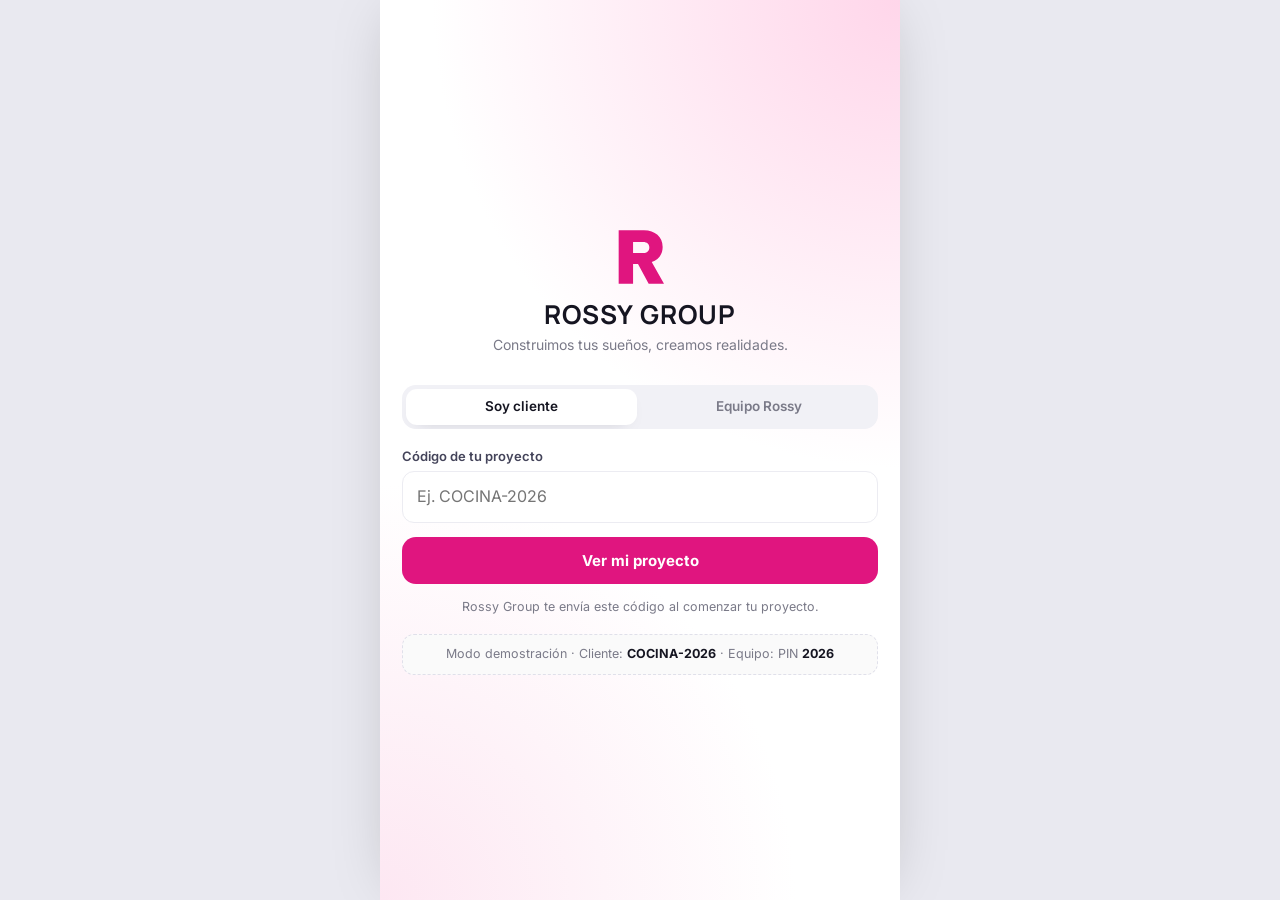
<file: app/index.html>
<!doctype html>
<html lang="es">
<head>
<meta charset="utf-8">
<meta name="viewport" content="width=device-width, initial-scale=1, viewport-fit=cover">
<title>Rossy Group App</title>
<meta name="description" content="Sigue el avance de tu proyecto con Rossy Group: etapas, fotos, pagos y mensajes.">
<meta name="theme-color" content="#e0157f">
<meta name="apple-mobile-web-app-capable" content="yes">
<meta name="mobile-web-app-capable" content="yes">
<meta name="apple-mobile-web-app-status-bar-style" content="default">
<meta name="apple-mobile-web-app-title" content="Rossy Group">
<link rel="manifest" href="manifest.webmanifest">
<link rel="icon" href="icons/icon-192.png">
<link rel="apple-touch-icon" href="icons/icon-180.png">
<link rel="preconnect" href="https://fonts.googleapis.com">
<link rel="preconnect" href="https://fonts.gstatic.com" crossorigin>
<link href="https://fonts.googleapis.com/css2?family=Inter:wght@400;500;600;700;800&family=Manrope:wght@700;800&display=swap" rel="stylesheet">
<link rel="stylesheet" href="styles.css">
</head>
<body>
<svg width="0" height="0" style="position:absolute" aria-hidden="true">
  <defs>
    <symbol id="i-phone" viewBox="0 0 24 24"><path fill="currentColor" d="M6.6 10.8a15.1 15.1 0 0 0 6.6 6.6l2.2-2.2a1 1 0 0 1 1-.25 11.4 11.4 0 0 0 3.6.57 1 1 0 0 1 1 1V20a1 1 0 0 1-1 1A17 17 0 0 1 3 4a1 1 0 0 1 1-1h3.5a1 1 0 0 1 1 1c0 1.25.2 2.45.57 3.57a1 1 0 0 1-.25 1z"/></symbol>
    <symbol id="i-wa" viewBox="0 0 24 24"><path fill="currentColor" d="M12 2a10 10 0 0 0-8.6 15.1L2 22l5-1.3A10 10 0 1 0 12 2zm0 18.2a8.2 8.2 0 0 1-4.2-1.15l-.3-.18-3 .78.8-2.9-.2-.3A8.2 8.2 0 1 1 12 20.2zm4.5-6.1c-.25-.12-1.47-.72-1.7-.8s-.39-.13-.56.12-.64.8-.78.97-.29.19-.54.06a6.7 6.7 0 0 1-3.3-2.9c-.25-.43.25-.4.71-1.33a.45.45 0 0 0-.02-.42c-.06-.12-.56-1.35-.77-1.85s-.4-.42-.56-.43h-.48a.92.92 0 0 0-.66.31 2.8 2.8 0 0 0-.87 2.07 4.85 4.85 0 0 0 1 2.57 11.1 11.1 0 0 0 4.27 3.77c1.58.68 2.2.74 3 .62a2.55 2.55 0 0 0 1.68-1.18 2.1 2.1 0 0 0 .14-1.18c-.06-.1-.23-.17-.48-.3z"/></symbol>
    <symbol id="i-crane" viewBox="0 0 24 24"><g fill="none" stroke="currentColor" stroke-width="1.8" stroke-linecap="round" stroke-linejoin="round"><path d="M6 21V4l-3 3M6 4h14M6 4l4 4M18 4v5M16 9h4v3h-4zM3 21h18M10 21v-6h5v6M12 15v6"/></g></symbol>
    <symbol id="i-roller" viewBox="0 0 24 24"><g fill="none" stroke="currentColor" stroke-width="1.8" stroke-linecap="round" stroke-linejoin="round"><rect x="3" y="3" width="15" height="6" rx="1.5"/><path d="M18 6h2v5h-8v3M10 14h4v7h-4z"/></g></symbol>
    <symbol id="i-house" viewBox="0 0 24 24"><g fill="none" stroke="currentColor" stroke-width="1.8" stroke-linecap="round" stroke-linejoin="round"><path d="M3 11l9-7 9 7M5 9.5V20h14V9.5M10 20v-6h4v6"/></g></symbol>
    <symbol id="i-pool" viewBox="0 0 24 24"><g fill="none" stroke="currentColor" stroke-width="1.8" stroke-linecap="round" stroke-linejoin="round"><path d="M8 15V5a2 2 0 0 1 4 0M16 15V5a2 2 0 0 0-4 0M8 8h8M8 12h8M2 17c2 0 2 1.5 4 1.5S8 17 10 17s2 1.5 4 1.5S16 17 18 17s2 1.5 4 1.5M2 21c2 0 2-1 4-1s2 1 4 1 2-1 4-1 2 1 4 1 2-1 4-1"/></g></symbol>
    <symbol id="i-truck" viewBox="0 0 24 24"><g fill="none" stroke="currentColor" stroke-width="1.8" stroke-linecap="round" stroke-linejoin="round"><rect x="2" y="5" width="20" height="11" rx="1.5"/><path d="M6 5v11M10 5v11M14 5v11M18 5v11"/><circle cx="7" cy="19" r="1.8"/><circle cx="17" cy="19" r="1.8"/></g></symbol>
    <symbol id="i-kitchen" viewBox="0 0 24 24"><g fill="none" stroke="currentColor" stroke-width="1.8" stroke-linecap="round" stroke-linejoin="round"><rect x="3" y="10" width="18" height="10" rx="1"/><path d="M3 14h18M12 10v10M7 17h2M15 17h2M7 3v4M5 7h4M16 4h3v3h-3z"/></g></symbol>
    <symbol id="i-curtain" viewBox="0 0 24 24"><g fill="none" stroke="currentColor" stroke-width="1.8" stroke-linecap="round" stroke-linejoin="round"><path d="M3 3h18M5 3v18h3c0-6 2-10 3-12V3M19 3v18h-3c0-6-2-10-3-12V3"/></g></symbol>
    <symbol id="i-hanger" viewBox="0 0 24 24"><g fill="none" stroke="currentColor" stroke-width="1.8" stroke-linecap="round" stroke-linejoin="round"><path d="M12 9V7.5a2 2 0 1 0-2-2M12 9 3 16a1 1 0 0 0 .6 1.8h16.8A1 1 0 0 0 21 16z"/></g></symbol>
    <symbol id="i-roof" viewBox="0 0 24 24"><g fill="none" stroke="currentColor" stroke-width="1.8" stroke-linecap="round" stroke-linejoin="round"><path d="M2 12 12 4l10 8M5 10v10h14V10M12 20v-5M9 14c1.5-2 4.5-2 6 0"/><path d="M12 8.5c.8 1 1.2 1.6 1.2 2.1a1.2 1.2 0 0 1-2.4 0c0-.5.4-1.1 1.2-2.1z" fill="currentColor"/></g></symbol>
    <symbol id="i-floor" viewBox="0 0 24 24"><g fill="none" stroke="currentColor" stroke-width="1.8" stroke-linecap="round" stroke-linejoin="round"><rect x="3" y="3" width="18" height="18" rx="1.5"/><path d="M3 9h18M3 15h18M9 3v6M15 9v6M9 15v6M15 3v6"/></g></symbol>
    <symbol id="i-door" viewBox="0 0 24 24"><g fill="none" stroke="currentColor" stroke-width="1.8" stroke-linecap="round" stroke-linejoin="round"><rect x="4" y="3" width="16" height="18" rx="1"/><path d="M12 3v18M9.5 12h.01M14.5 12h.01"/></g></symbol>
    <symbol id="i-ac" viewBox="0 0 24 24"><g fill="none" stroke="currentColor" stroke-width="1.8" stroke-linecap="round" stroke-linejoin="round"><rect x="2" y="4" width="20" height="9" rx="2"/><path d="M6 10h12M7 17c0 1.5 1 2 1 3M12 16v4M17 17c0 1.5-1 2-1 3"/></g></symbol>
    <symbol id="i-leaf" viewBox="0 0 24 24"><g fill="none" stroke="currentColor" stroke-width="1.8" stroke-linecap="round" stroke-linejoin="round"><path d="M12 21v-9M12 12c0-4 3-7 8-7 0 5-3 8-8 8M12 15c0-3-2.5-5.5-7-5.5 0 4 2.5 6.5 7 6.5M4 21h16"/></g></symbol>
    <symbol id="i-helmet" viewBox="0 0 24 24"><g fill="none" stroke="currentColor" stroke-width="1.8" stroke-linecap="round" stroke-linejoin="round"><path d="M3 16h18M4.5 16a7.5 7.5 0 0 1 15 0M10 9V6h4v3M12 16v-4"/><path d="M5 19h14"/></g></symbol>
    <symbol id="i-plus" viewBox="0 0 24 24"><path d="M12 5v14M5 12h14" fill="none" stroke="currentColor" stroke-width="2.4" stroke-linecap="round"/></symbol>
    <symbol id="i-woman" viewBox="0 0 24 24"><g fill="none" stroke="currentColor" stroke-width="1.8" stroke-linecap="round" stroke-linejoin="round"><path d="M5 10a7 7 0 0 1 14 0M3.5 10h17M10 5V3.5h4V5"/><path d="M8 12.5a4 4 0 0 0 8 0M5 21c.5-3 3.5-5 7-5s6.5 2 7 5"/></g></symbol>
    <symbol id="i-shield" viewBox="0 0 24 24"><g fill="none" stroke="currentColor" stroke-width="1.8" stroke-linecap="round" stroke-linejoin="round"><path d="M12 3 4 6v6c0 4.5 3.4 8 8 9 4.6-1 8-4.5 8-9V6z"/><path d="m8.5 12 2.5 2.5 4.5-5"/></g></symbol>
    <symbol id="i-team" viewBox="0 0 24 24"><g fill="none" stroke="currentColor" stroke-width="1.8" stroke-linecap="round" stroke-linejoin="round"><circle cx="12" cy="8" r="3"/><circle cx="5" cy="10" r="2"/><circle cx="19" cy="10" r="2"/><path d="M6.5 20a5.5 5.5 0 0 1 11 0M1.5 18a3.5 3.5 0 0 1 4-3.4M22.5 18a3.5 3.5 0 0 0-4-3.4"/></g></symbol>
    <symbol id="i-clock" viewBox="0 0 24 24"><g fill="none" stroke="currentColor" stroke-width="1.8" stroke-linecap="round" stroke-linejoin="round"><rect x="3" y="4" width="18" height="17" rx="2"/><path d="M3 9h18M8 2v4M16 2v4M12 12v3l2 1.5"/></g></symbol>
    <symbol id="i-heart" viewBox="0 0 24 24"><g fill="none" stroke="currentColor" stroke-width="1.8" stroke-linecap="round" stroke-linejoin="round"><path d="M12 20s-7.5-4.6-9.3-9.2C1.5 7.6 3.6 4.5 7 4.5c2 0 3.4 1.1 5 3 1.6-1.9 3-3 5-3 3.4 0 5.5 3.1 4.3 6.3C19.5 15.4 12 20 12 20z"/></g></symbol>
    <symbol id="i-check" viewBox="0 0 24 24"><g fill="none" stroke="currentColor" stroke-width="2" stroke-linecap="round" stroke-linejoin="round"><circle cx="12" cy="12" r="9"/><path d="m8 12 3 3 5-6"/></g></symbol>
    <symbol id="i-ig" viewBox="0 0 24 24"><g fill="none" stroke="currentColor" stroke-width="1.9"><rect x="3" y="3" width="18" height="18" rx="5"/><circle cx="12" cy="12" r="4"/><circle cx="17.3" cy="6.7" r=".9" fill="currentColor" stroke="none"/></g></symbol>
    <symbol id="i-pin" viewBox="0 0 24 24"><g fill="none" stroke="currentColor" stroke-width="1.8" stroke-linecap="round" stroke-linejoin="round"><path d="M12 21s-7-6.1-7-11.5a7 7 0 0 1 14 0C19 14.9 12 21 12 21z"/><circle cx="12" cy="9.5" r="2.5"/></g></symbol>
    <symbol id="i-time" viewBox="0 0 24 24"><g fill="none" stroke="currentColor" stroke-width="1.8" stroke-linecap="round" stroke-linejoin="round"><circle cx="12" cy="12" r="9"/><path d="M12 7v5l3 2"/></g></symbol>
    <symbol id="i-logo" viewBox="0 0 48 48"><path fill="#e0157f" d="M8 4h19c8.3 0 14 5 14 12.5 0 5.6-3.2 9.6-8.2 11.3L42 44H30.5l-8-14.8H18.8V44H8zm10.8 8.7v8.3h7.6c2.9 0 4.6-1.6 4.6-4.15 0-2.6-1.7-4.15-4.6-4.15z"/></symbol>
  </defs>
</svg>
<div id="app"></div>
<noscript>Activa JavaScript para usar la app.</noscript>
<script src="store.js"></script>
<script src="app.js"></script>
</body>
</html>
</file>
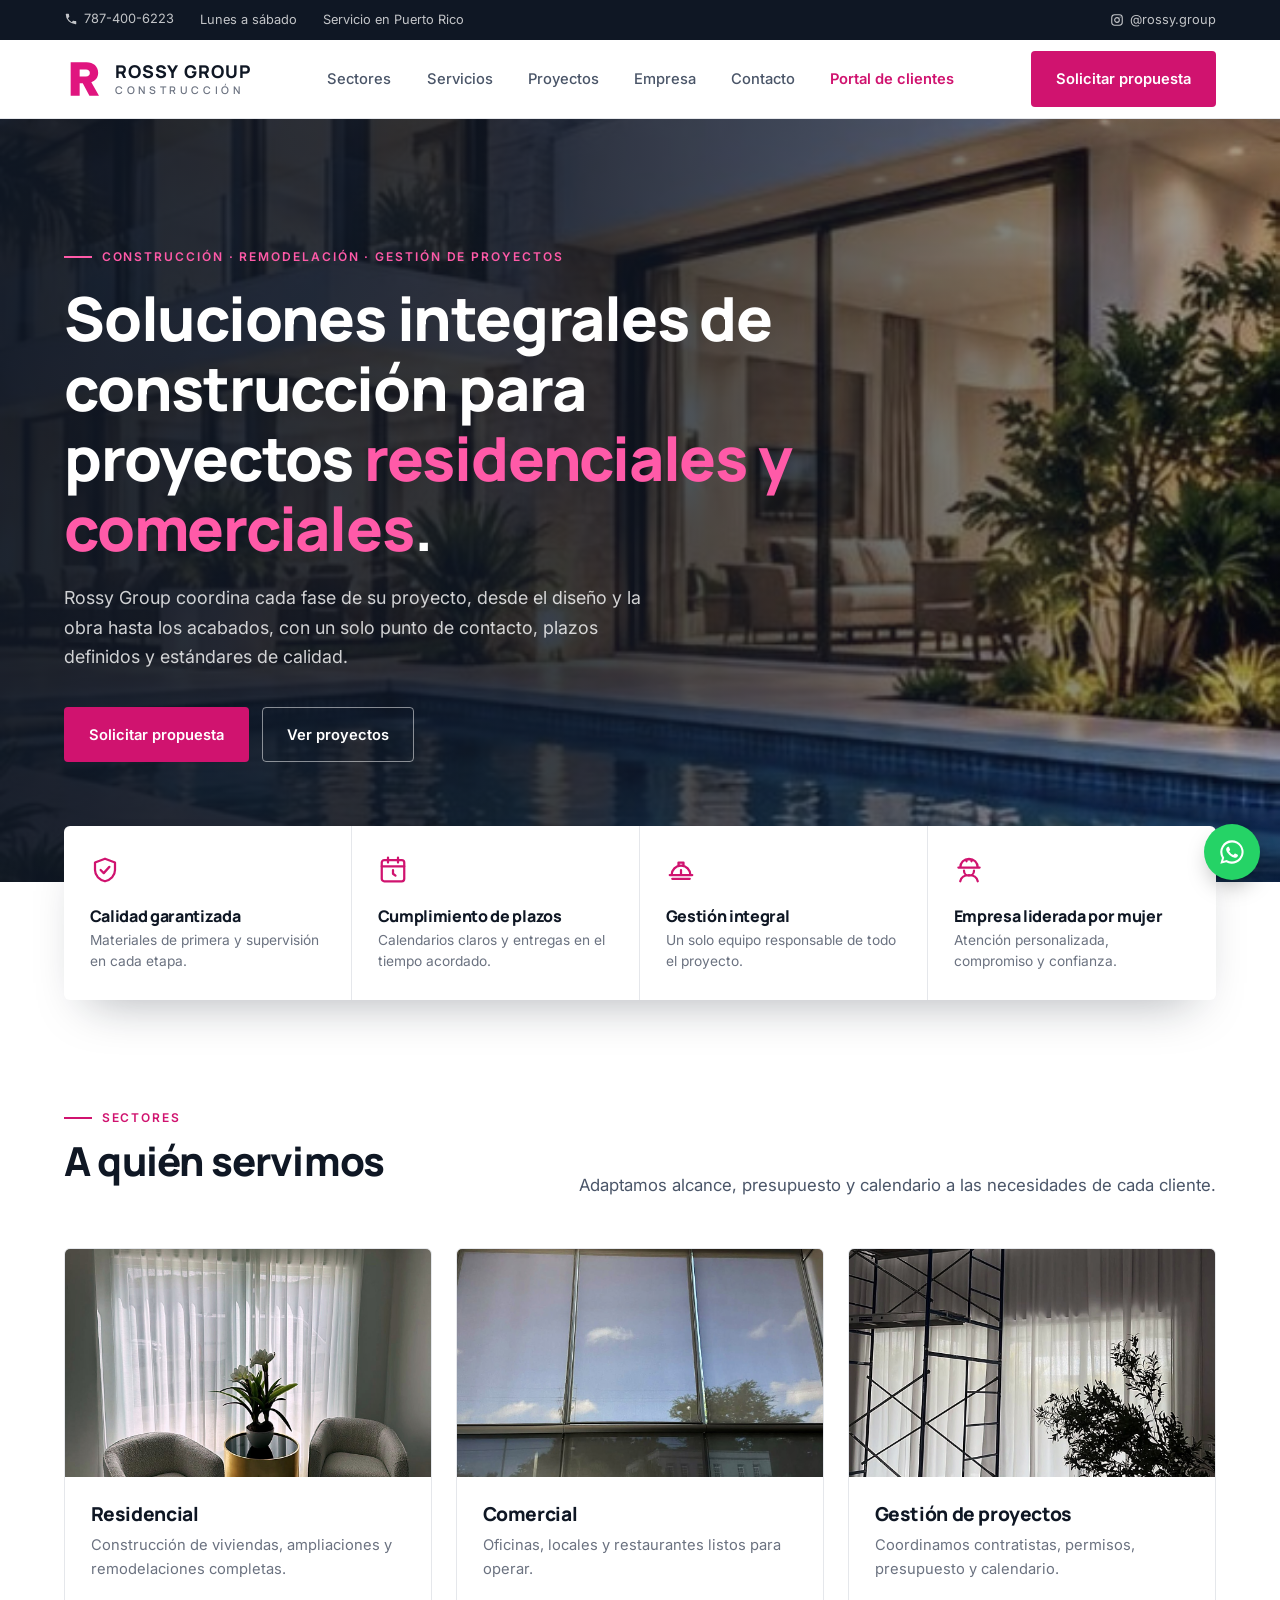
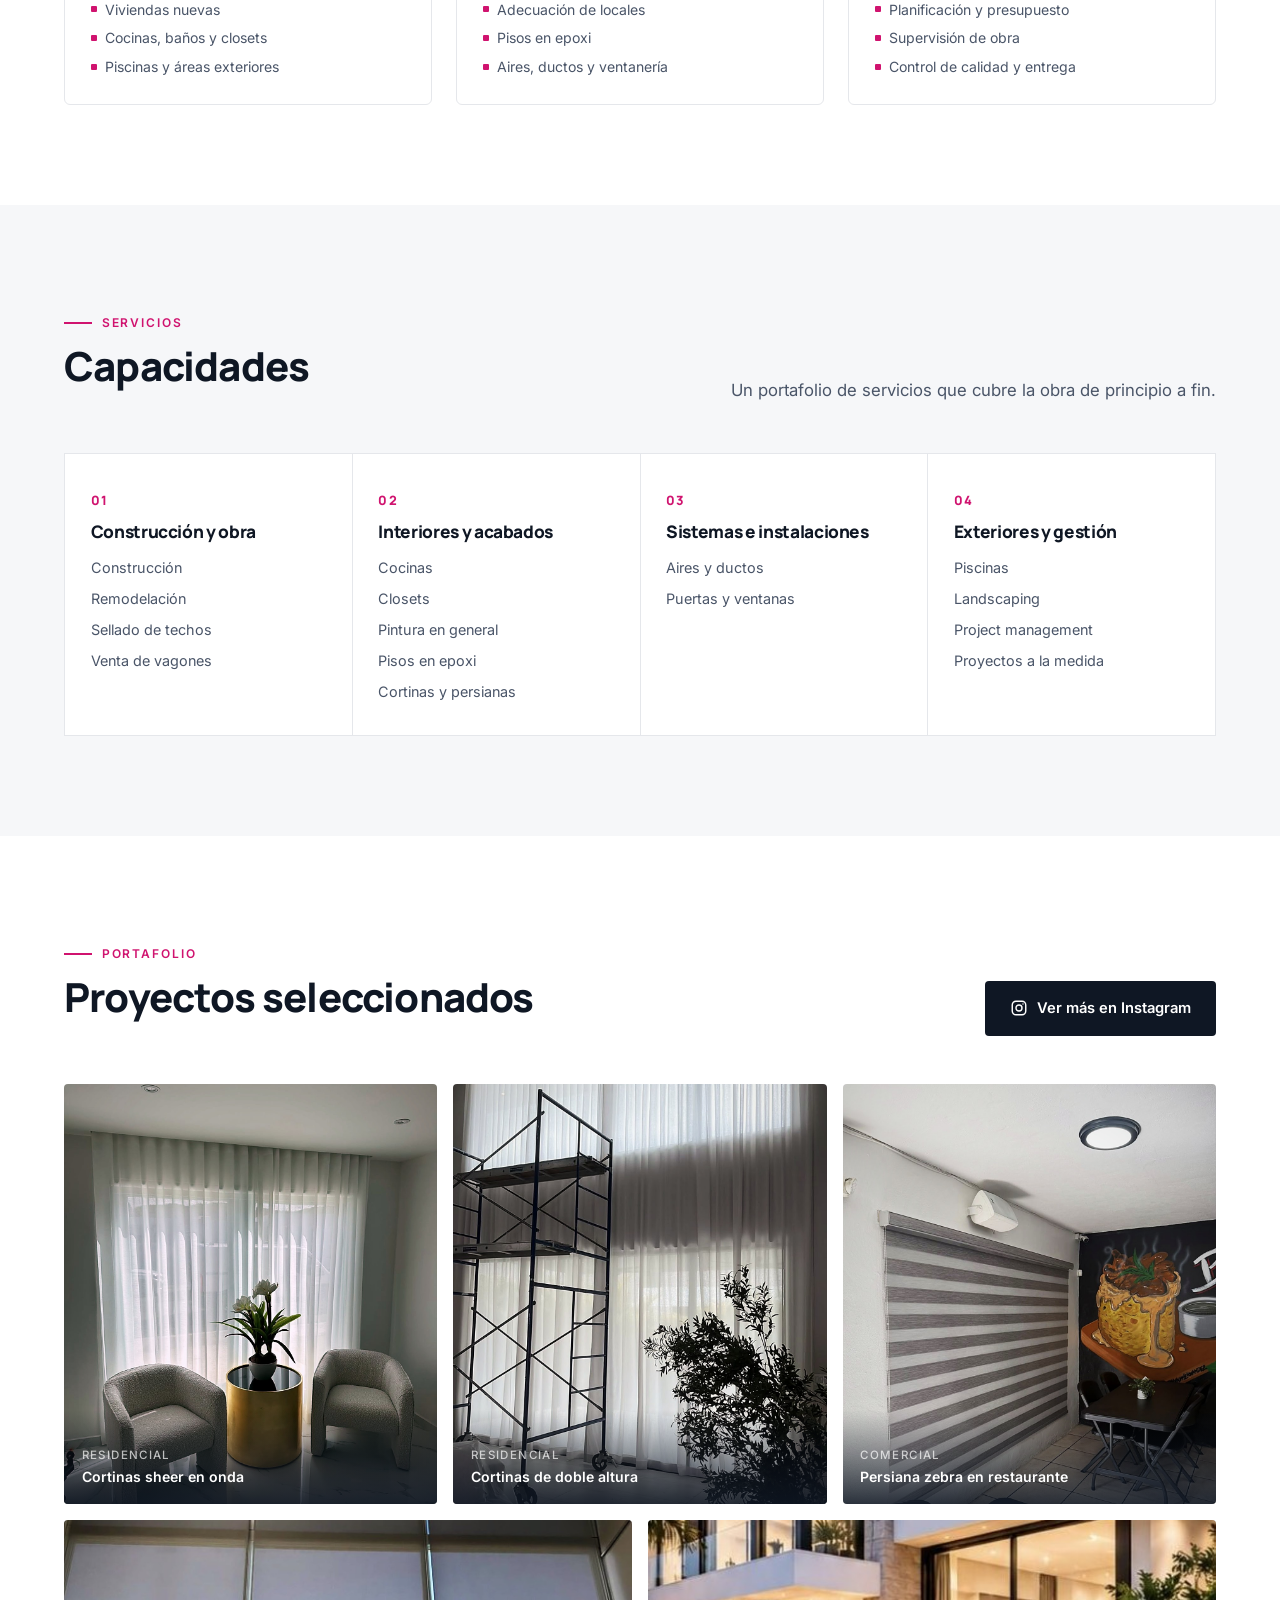
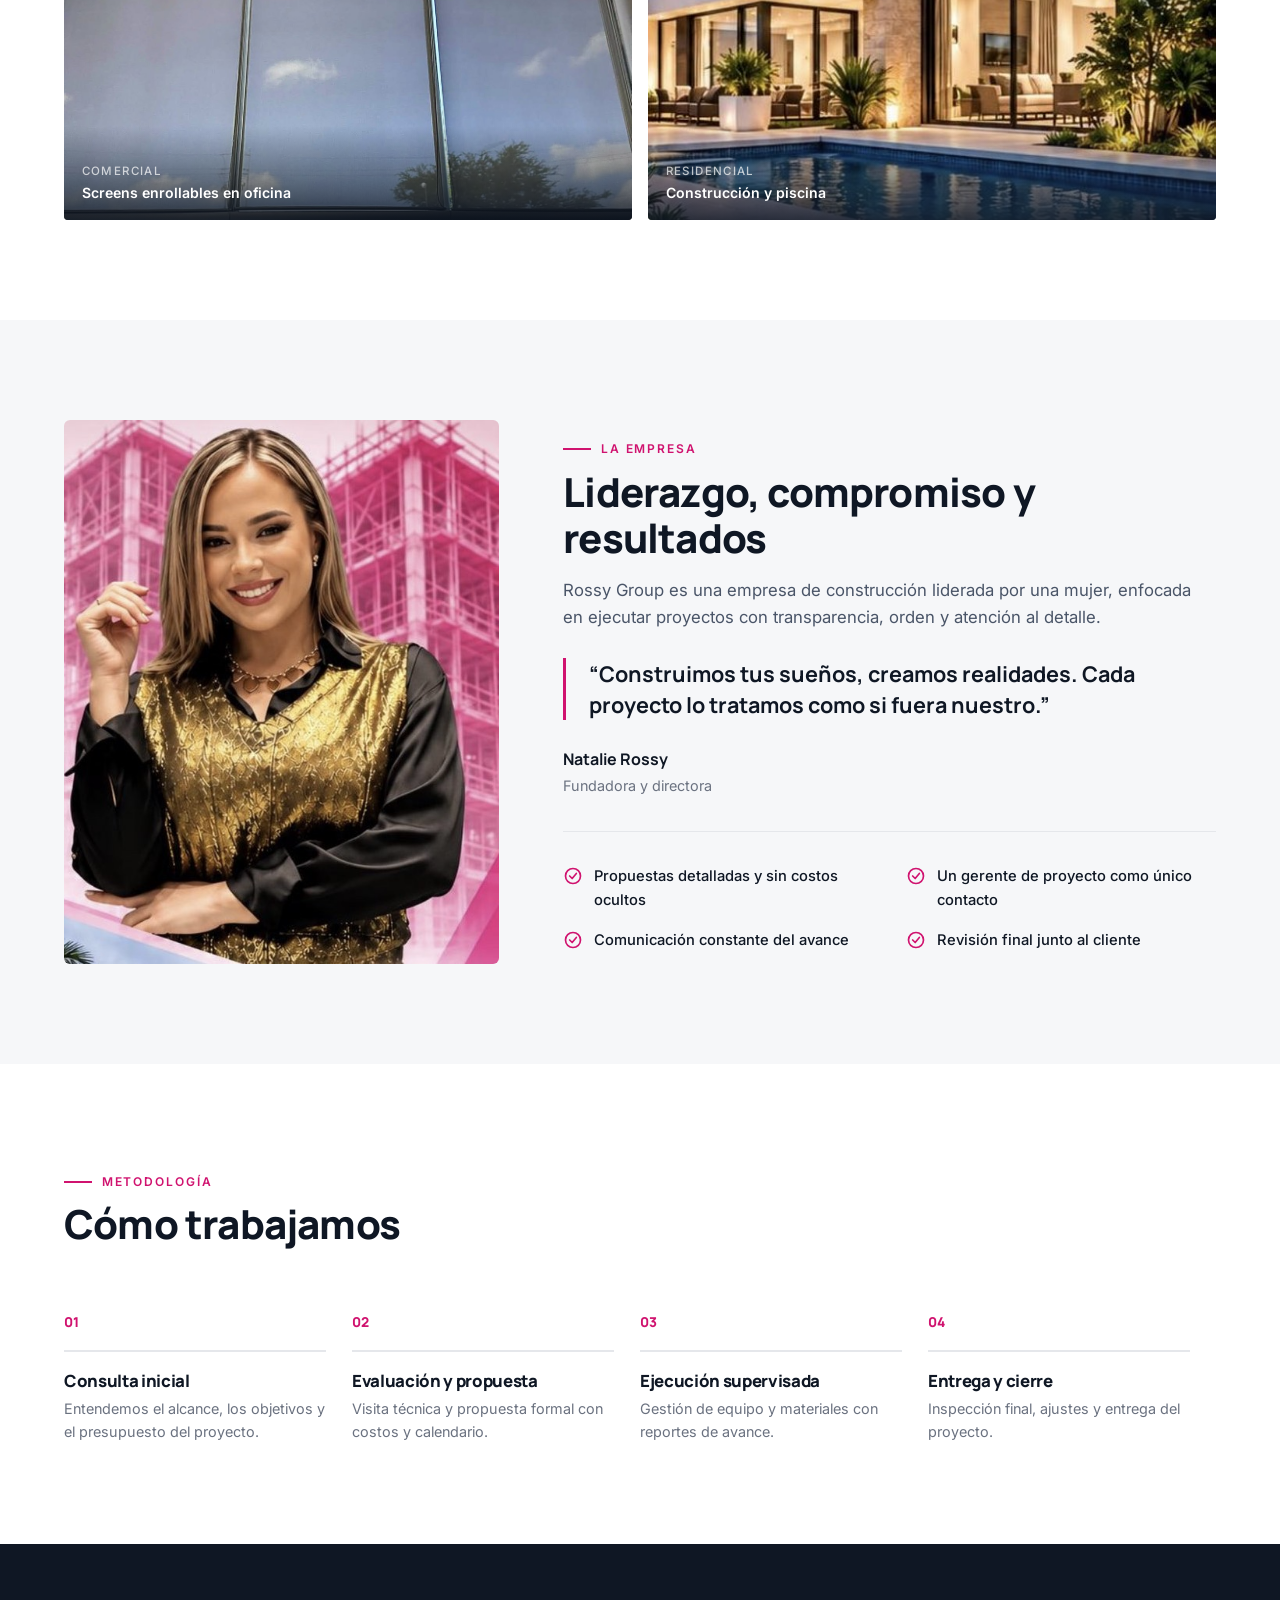
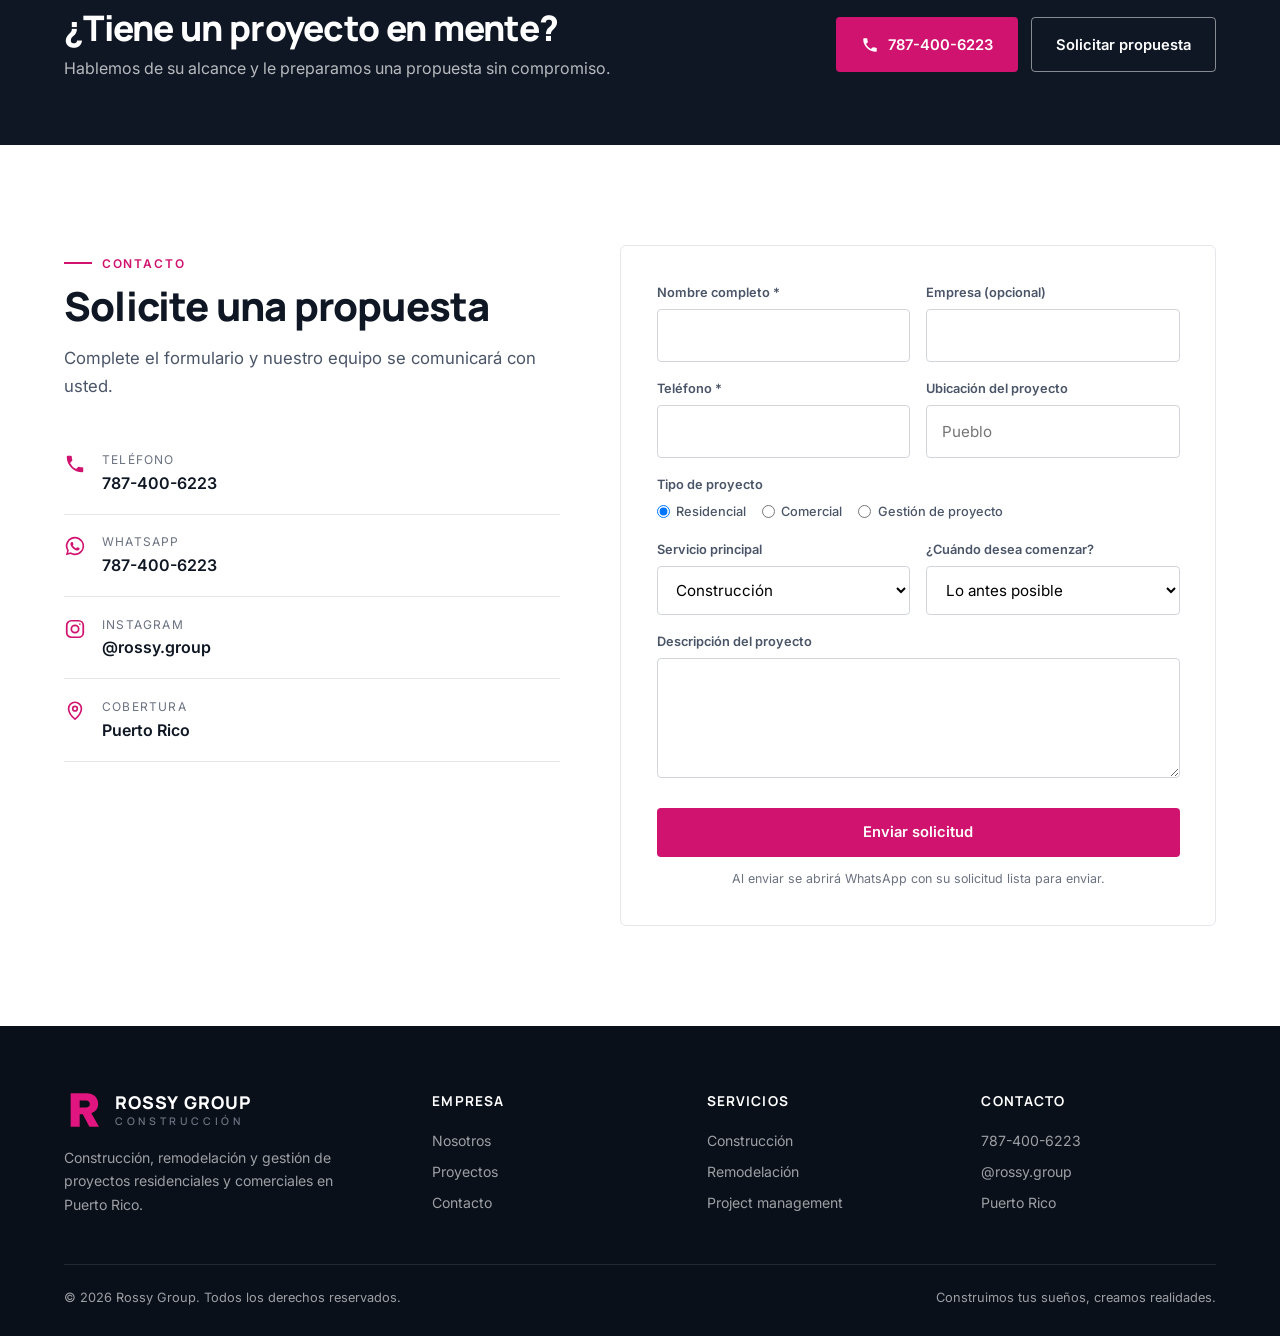
<file: empresarial.html>
<!doctype html>
<html lang="es">
<head>
<meta charset="utf-8">
<meta name="viewport" content="width=device-width, initial-scale=1">
<title>Rossy Group | Construcción, Remodelación y Gestión de Proyectos</title>
<meta name="description" content="Rossy Group ofrece construcción, remodelación, instalaciones y gestión de proyectos para clientes residenciales y comerciales en Puerto Rico. 787-400-6223.">
<meta name="theme-color" content="#0f1724">
<link rel="preconnect" href="https://fonts.googleapis.com">
<link rel="preconnect" href="https://fonts.gstatic.com" crossorigin>
<link href="https://fonts.googleapis.com/css2?family=Inter:wght@400;500;600;700&family=Manrope:wght@600;700;800&display=swap" rel="stylesheet">
<style>
:root{
  --navy:#0f1724; --navy-2:#182233; --slate:#4a5568; --muted:#6b7280; --line:#e5e7eb; --bg-alt:#f6f7f9;
  --accent:#d0136f; --accent-dark:#a80e59; --white:#fff; --max:1200px;
}
*{box-sizing:border-box;margin:0;padding:0}
html{scroll-behavior:smooth}
body{font-family:Inter,system-ui,sans-serif;color:var(--navy);background:var(--white);line-height:1.65;-webkit-font-smoothing:antialiased;font-size:16px}
img{max-width:100%;display:block}
a{color:inherit;text-decoration:none}
.wrap{max-width:var(--max);margin:0 auto;padding:0 24px}
h1,h2,h3,h4{font-family:Manrope,Inter,sans-serif;line-height:1.15;letter-spacing:-.02em;font-weight:800}
h2{font-size:clamp(1.8rem,3.4vw,2.5rem);margin:.6rem 0 1rem}
.kicker{display:inline-flex;align-items:center;gap:.6rem;font-size:.75rem;font-weight:600;letter-spacing:.16em;text-transform:uppercase;color:var(--accent)}
.kicker::before{content:"";width:28px;height:2px;background:var(--accent)}
.lead{color:var(--slate);font-size:1.05rem;max-width:640px}
.btn{display:inline-flex;align-items:center;gap:.55rem;padding:.9rem 1.5rem;border-radius:4px;font-weight:600;font-size:.92rem;transition:.2s;border:1.5px solid transparent;cursor:pointer;font-family:inherit}
.btn svg{width:18px;height:18px}
.btn-accent{background:var(--accent);color:#fff}
.btn-accent:hover{background:var(--accent-dark)}
.btn-ghost{border-color:rgba(255,255,255,.5);color:#fff}
.btn-ghost:hover{background:#fff;color:var(--navy)}
.btn-dark{background:var(--navy);color:#fff}
.btn-dark:hover{background:var(--navy-2)}

/* Top bar */
.topbar{background:var(--navy);color:rgba(255,255,255,.75);font-size:.8rem}
.topbar .wrap{display:flex;justify-content:space-between;align-items:center;height:40px;gap:20px}
.topbar .l,.topbar .r{display:flex;gap:1.6rem;align-items:center}
.topbar a{display:inline-flex;align-items:center;gap:.4rem}
.topbar a:hover{color:#fff}
.topbar svg{width:14px;height:14px}
@media(max-width:700px){.topbar .l span:not(:first-child){display:none}}

/* Header */
header{position:sticky;top:0;z-index:50;background:#fff;border-bottom:1px solid var(--line)}
.nav{display:flex;align-items:center;justify-content:space-between;height:78px}
.logo{display:flex;align-items:center;gap:.7rem}
.logo svg{width:40px;height:40px}
.logo-text{font-family:Manrope,sans-serif;font-weight:800;font-size:1.1rem;letter-spacing:.06em;line-height:1}
.logo-text small{display:block;font-size:.66rem;font-weight:600;letter-spacing:.34em;color:var(--muted);margin-top:4px}
.menu{display:flex;gap:2.2rem;font-weight:500;font-size:.92rem;color:var(--slate)}
.menu a:hover{color:var(--navy)}
.burger{display:none;background:none;border:0;width:44px;height:44px;cursor:pointer}
.burger span{display:block;width:22px;height:2px;background:var(--navy);margin:5px auto}
@media(max-width:960px){
  .menu{position:absolute;left:0;right:0;top:100%;flex-direction:column;gap:0;background:#fff;border-bottom:1px solid var(--line);max-height:0;overflow:hidden;transition:max-height .3s}
  .menu a{padding:1rem 24px;border-top:1px solid var(--line)}
  .menu.open{max-height:400px}
  .burger{display:block}
  .nav .btn{display:none}
}

/* Hero */
.hero{position:relative;color:#fff;background:var(--navy)}
.hero-bg{position:absolute;inset:0}
.hero-bg img{width:100%;height:100%;object-fit:cover;object-position:center 70%}
.hero-bg::after{content:"";position:absolute;inset:0;background:linear-gradient(90deg,rgba(15,23,36,.94) 0%,rgba(15,23,36,.82) 45%,rgba(15,23,36,.35) 100%)}
.hero .wrap{position:relative;padding-top:120px;padding-bottom:120px}
.hero h1{font-size:clamp(2.3rem,5vw,3.8rem);max-width:760px;margin:1rem 0 1.3rem}
.hero h1 span{color:#ff5aa8}
.hero p{color:rgba(255,255,255,.8);font-size:1.12rem;max-width:580px;margin-bottom:2.2rem}
.hero .kicker{color:#ff5aa8}.hero .kicker::before{background:#ff5aa8}
.hero-ctas{display:flex;gap:.8rem;flex-wrap:wrap}
@media(max-width:700px){.hero .wrap{padding-top:80px;padding-bottom:80px}}

/* Pillars */
.pillars{position:relative;margin-top:-56px;z-index:2}
.pillars-grid{display:grid;grid-template-columns:repeat(4,1fr);background:#fff;box-shadow:0 24px 50px -24px rgba(15,23,36,.35);border-radius:6px;overflow:hidden}
.pillar{padding:1.8rem 1.6rem;border-right:1px solid var(--line)}
.pillar:last-child{border-right:0}
.pillar svg{width:30px;height:30px;color:var(--accent);margin-bottom:.9rem}
.pillar h4{font-size:1rem;margin-bottom:.3rem}
.pillar p{font-size:.86rem;color:var(--muted);line-height:1.5}
@media(max-width:900px){.pillars-grid{grid-template-columns:1fr 1fr}.pillar{border-bottom:1px solid var(--line)}}
@media(max-width:520px){.pillars-grid{grid-template-columns:1fr}.pillar{border-right:0}}

section.block{padding:100px 0}
.alt{background:var(--bg-alt)}
.head-split{display:flex;justify-content:space-between;align-items:flex-end;gap:30px;flex-wrap:wrap;margin-bottom:3rem}

/* Sectors */
.sectors{display:grid;grid-template-columns:repeat(3,1fr);gap:24px}
.sector{background:#fff;border:1px solid var(--line);border-radius:6px;overflow:hidden;display:flex;flex-direction:column;transition:box-shadow .25s,transform .25s}
.sector:hover{box-shadow:0 20px 40px -24px rgba(15,23,36,.35);transform:translateY(-3px)}
.sector .ph{aspect-ratio:16/10;overflow:hidden}
.sector .ph img{width:100%;height:100%;object-fit:cover}
.sector .bd{padding:1.6rem}
.sector h3{font-size:1.2rem;margin-bottom:.5rem}
.sector p{color:var(--muted);font-size:.92rem;margin-bottom:1rem}
.sector ul{list-style:none;display:grid;gap:.35rem;font-size:.88rem;color:var(--slate)}
.sector li{display:flex;gap:.5rem;align-items:center}
.sector li::before{content:"";width:6px;height:6px;background:var(--accent);border-radius:1px;flex:none}
@media(max-width:900px){.sectors{grid-template-columns:1fr}}

/* Capabilities */
.caps{display:grid;grid-template-columns:repeat(4,1fr);gap:0;border-top:1px solid var(--line);border-left:1px solid var(--line)}
.cap{padding:2rem 1.6rem;border-right:1px solid var(--line);border-bottom:1px solid var(--line);background:#fff}
.cap .n{font-family:Manrope;font-weight:800;font-size:.8rem;color:var(--accent);letter-spacing:.1em}
.cap h3{font-size:1.08rem;margin:.6rem 0 .9rem}
.cap ul{list-style:none;font-size:.9rem;color:var(--slate);display:grid;gap:.45rem}
@media(max-width:900px){.caps{grid-template-columns:1fr 1fr}}
@media(max-width:520px){.caps{grid-template-columns:1fr}}

/* Portfolio */
.port{display:grid;grid-template-columns:repeat(12,1fr);gap:16px}
.port figure{position:relative;overflow:hidden;border-radius:4px;background:#ccc}
.port img{width:100%;height:100%;object-fit:cover;transition:transform .6s}
.port figure:hover img{transform:scale(1.04)}
.port figcaption{position:absolute;inset:auto 0 0 0;padding:2.2rem 1.1rem 1rem;background:linear-gradient(transparent,rgba(15,23,36,.85));color:#fff;font-size:.88rem;font-weight:600}
.port figcaption small{display:block;font-weight:500;font-size:.72rem;letter-spacing:.12em;text-transform:uppercase;color:rgba(255,255,255,.7)}
.p1{grid-column:span 4;height:420px}.p2{grid-column:span 4;height:420px}.p3{grid-column:span 4;height:420px}
.p4{grid-column:span 6;height:300px}.p5{grid-column:span 6;height:300px}
@media(max-width:900px){.port figure{grid-column:span 6!important;height:300px!important}}
@media(max-width:560px){.port figure{grid-column:span 12!important}}

/* Leadership */
.lead-grid{display:grid;grid-template-columns:.8fr 1.2fr;gap:64px;align-items:center}
.lead-photo{border-radius:6px;overflow:hidden;aspect-ratio:4/5;position:relative}
.lead-photo img{width:100%;height:100%;object-fit:cover;object-position:top;filter:saturate(.85)}
.quote{font-family:Manrope;font-size:1.35rem;font-weight:700;line-height:1.45;border-left:3px solid var(--accent);padding-left:1.4rem;margin:1.6rem 0}
.sig b{display:block;font-family:Manrope}
.sig span{color:var(--muted);font-size:.9rem}
.commit{display:grid;grid-template-columns:1fr 1fr;gap:1rem 2rem;margin-top:2rem;padding-top:2rem;border-top:1px solid var(--line)}
.commit div{display:flex;gap:.7rem;font-size:.92rem;font-weight:500}
.commit svg{width:20px;height:20px;color:var(--accent);flex:none;margin-top:2px}
@media(max-width:900px){.lead-grid{grid-template-columns:1fr;gap:40px}.lead-photo{max-width:420px}}
@media(max-width:520px){.commit{grid-template-columns:1fr}}

/* Process */
.proc{display:grid;grid-template-columns:repeat(4,1fr);gap:0;counter-reset:p}
.proc div{padding:0 1.6rem 0 0;position:relative}
.proc div::before{counter-increment:p;content:counter(p,decimal-leading-zero);display:block;font-family:Manrope;font-weight:800;color:var(--accent);font-size:.85rem;padding-bottom:1rem;margin-bottom:1.2rem;border-bottom:2px solid var(--line)}
.proc h4{font-size:1.05rem;margin-bottom:.4rem}
.proc p{color:var(--muted);font-size:.9rem}
@media(max-width:900px){.proc{grid-template-columns:1fr 1fr;gap:2rem}}
@media(max-width:520px){.proc{grid-template-columns:1fr}}

/* CTA */
.cta{background:var(--navy);color:#fff}
.cta .wrap{display:flex;justify-content:space-between;align-items:center;gap:30px;flex-wrap:wrap;padding-top:64px;padding-bottom:64px}
.cta h2{margin:0 0 .4rem;font-size:clamp(1.6rem,3vw,2.2rem)}
.cta p{color:rgba(255,255,255,.7)}

/* Contact */
.contact{display:grid;grid-template-columns:1fr 1.2fr;gap:60px}
.cinfo{list-style:none;margin-top:2rem}
.cinfo li{display:flex;gap:1rem;padding:1.1rem 0;border-bottom:1px solid var(--line)}
.cinfo svg{width:22px;height:22px;color:var(--accent);flex:none;margin-top:3px}
.cinfo small{display:block;color:var(--muted);font-size:.75rem;text-transform:uppercase;letter-spacing:.1em}
.cinfo b{font-weight:600}
form{border:1px solid var(--line);border-radius:6px;padding:2.2rem;background:#fff}
.row{display:grid;grid-template-columns:1fr 1fr;gap:16px}
.field{margin-bottom:16px}
label{display:block;font-size:.8rem;font-weight:600;margin-bottom:.4rem;color:var(--slate)}
input,select,textarea{width:100%;padding:.8rem .9rem;border:1px solid #d1d5db;border-radius:4px;font:inherit;font-size:.95rem;background:#fff}
input:focus,select:focus,textarea:focus{outline:2px solid var(--accent);outline-offset:-1px;border-color:transparent}
textarea{min-height:120px;resize:vertical}
.chk{display:flex;gap:1rem;flex-wrap:wrap;font-size:.9rem}
.chk label{display:flex;gap:.4rem;align-items:center;font-weight:500;margin:0}
.chk input{width:auto}
form .btn{width:100%;justify-content:center;margin-top:.4rem}
.note{font-size:.78rem;color:var(--muted);margin-top:.8rem;text-align:center}
@media(max-width:900px){.contact{grid-template-columns:1fr}}
@media(max-width:520px){.row{grid-template-columns:1fr}form{padding:1.4rem}}

footer{background:#0a101a;color:rgba(255,255,255,.6);font-size:.88rem;padding:64px 0 28px}
.fgrid{display:grid;grid-template-columns:1.4fr 1fr 1fr 1fr;gap:40px}
footer h5{color:#fff;font-family:Manrope;font-size:.85rem;letter-spacing:.08em;text-transform:uppercase;margin-bottom:1rem}
footer ul{list-style:none;display:grid;gap:.5rem}
footer a:hover{color:#fff}
footer .logo-text{color:#fff}
.fbot{border-top:1px solid rgba(255,255,255,.1);margin-top:48px;padding-top:22px;display:flex;justify-content:space-between;flex-wrap:wrap;gap:10px;font-size:.8rem}
@media(max-width:800px){.fgrid{grid-template-columns:1fr 1fr}}
@media(max-width:480px){.fgrid{grid-template-columns:1fr}}

.wa-float{position:fixed;right:20px;bottom:20px;width:56px;height:56px;border-radius:50%;background:#25d366;color:#fff;display:grid;place-items:center;box-shadow:0 10px 24px -8px rgba(0,0,0,.4);z-index:60}
.wa-float svg{width:28px;height:28px}
.reveal{opacity:0;transform:translateY(18px);transition:opacity .6s,transform .6s}
.reveal.in{opacity:1;transform:none}
@media(prefers-reduced-motion:reduce){.reveal{opacity:1;transform:none}}
</style>
</head>
<body>
<svg width="0" height="0" style="position:absolute" aria-hidden="true">
  <defs>
    <symbol id="i-phone" viewBox="0 0 24 24"><path fill="currentColor" d="M6.6 10.8a15.1 15.1 0 0 0 6.6 6.6l2.2-2.2a1 1 0 0 1 1-.25 11.4 11.4 0 0 0 3.6.57 1 1 0 0 1 1 1V20a1 1 0 0 1-1 1A17 17 0 0 1 3 4a1 1 0 0 1 1-1h3.5a1 1 0 0 1 1 1c0 1.25.2 2.45.57 3.57a1 1 0 0 1-.25 1z"/></symbol>
    <symbol id="i-wa" viewBox="0 0 24 24"><path fill="currentColor" d="M12 2a10 10 0 0 0-8.6 15.1L2 22l5-1.3A10 10 0 1 0 12 2zm0 18.2a8.2 8.2 0 0 1-4.2-1.15l-.3-.18-3 .78.8-2.9-.2-.3A8.2 8.2 0 1 1 12 20.2zm4.5-6.1c-.25-.12-1.47-.72-1.7-.8s-.39-.13-.56.12-.64.8-.78.97-.29.19-.54.06a6.7 6.7 0 0 1-3.3-2.9c-.25-.43.25-.4.71-1.33a.45.45 0 0 0-.02-.42c-.06-.12-.56-1.35-.77-1.85s-.4-.42-.56-.43h-.48a.92.92 0 0 0-.66.31 2.8 2.8 0 0 0-.87 2.07 4.85 4.85 0 0 0 1 2.57 11.1 11.1 0 0 0 4.27 3.77c1.58.68 2.2.74 3 .62a2.55 2.55 0 0 0 1.68-1.18 2.1 2.1 0 0 0 .14-1.18c-.06-.1-.23-.17-.48-.3z"/></symbol>
    <symbol id="i-crane" viewBox="0 0 24 24"><g fill="none" stroke="currentColor" stroke-width="1.8" stroke-linecap="round" stroke-linejoin="round"><path d="M6 21V4l-3 3M6 4h14M6 4l4 4M18 4v5M16 9h4v3h-4zM3 21h18M10 21v-6h5v6M12 15v6"/></g></symbol>
    <symbol id="i-roller" viewBox="0 0 24 24"><g fill="none" stroke="currentColor" stroke-width="1.8" stroke-linecap="round" stroke-linejoin="round"><rect x="3" y="3" width="15" height="6" rx="1.5"/><path d="M18 6h2v5h-8v3M10 14h4v7h-4z"/></g></symbol>
    <symbol id="i-house" viewBox="0 0 24 24"><g fill="none" stroke="currentColor" stroke-width="1.8" stroke-linecap="round" stroke-linejoin="round"><path d="M3 11l9-7 9 7M5 9.5V20h14V9.5M10 20v-6h4v6"/></g></symbol>
    <symbol id="i-pool" viewBox="0 0 24 24"><g fill="none" stroke="currentColor" stroke-width="1.8" stroke-linecap="round" stroke-linejoin="round"><path d="M8 15V5a2 2 0 0 1 4 0M16 15V5a2 2 0 0 0-4 0M8 8h8M8 12h8M2 17c2 0 2 1.5 4 1.5S8 17 10 17s2 1.5 4 1.5S16 17 18 17s2 1.5 4 1.5M2 21c2 0 2-1 4-1s2 1 4 1 2-1 4-1 2 1 4 1 2-1 4-1"/></g></symbol>
    <symbol id="i-truck" viewBox="0 0 24 24"><g fill="none" stroke="currentColor" stroke-width="1.8" stroke-linecap="round" stroke-linejoin="round"><rect x="2" y="5" width="20" height="11" rx="1.5"/><path d="M6 5v11M10 5v11M14 5v11M18 5v11"/><circle cx="7" cy="19" r="1.8"/><circle cx="17" cy="19" r="1.8"/></g></symbol>
    <symbol id="i-kitchen" viewBox="0 0 24 24"><g fill="none" stroke="currentColor" stroke-width="1.8" stroke-linecap="round" stroke-linejoin="round"><rect x="3" y="10" width="18" height="10" rx="1"/><path d="M3 14h18M12 10v10M7 17h2M15 17h2M7 3v4M5 7h4M16 4h3v3h-3z"/></g></symbol>
    <symbol id="i-curtain" viewBox="0 0 24 24"><g fill="none" stroke="currentColor" stroke-width="1.8" stroke-linecap="round" stroke-linejoin="round"><path d="M3 3h18M5 3v18h3c0-6 2-10 3-12V3M19 3v18h-3c0-6-2-10-3-12V3"/></g></symbol>
    <symbol id="i-hanger" viewBox="0 0 24 24"><g fill="none" stroke="currentColor" stroke-width="1.8" stroke-linecap="round" stroke-linejoin="round"><path d="M12 9V7.5a2 2 0 1 0-2-2M12 9 3 16a1 1 0 0 0 .6 1.8h16.8A1 1 0 0 0 21 16z"/></g></symbol>
    <symbol id="i-roof" viewBox="0 0 24 24"><g fill="none" stroke="currentColor" stroke-width="1.8" stroke-linecap="round" stroke-linejoin="round"><path d="M2 12 12 4l10 8M5 10v10h14V10M12 20v-5M9 14c1.5-2 4.5-2 6 0"/><path d="M12 8.5c.8 1 1.2 1.6 1.2 2.1a1.2 1.2 0 0 1-2.4 0c0-.5.4-1.1 1.2-2.1z" fill="currentColor"/></g></symbol>
    <symbol id="i-floor" viewBox="0 0 24 24"><g fill="none" stroke="currentColor" stroke-width="1.8" stroke-linecap="round" stroke-linejoin="round"><rect x="3" y="3" width="18" height="18" rx="1.5"/><path d="M3 9h18M3 15h18M9 3v6M15 9v6M9 15v6M15 3v6"/></g></symbol>
    <symbol id="i-door" viewBox="0 0 24 24"><g fill="none" stroke="currentColor" stroke-width="1.8" stroke-linecap="round" stroke-linejoin="round"><rect x="4" y="3" width="16" height="18" rx="1"/><path d="M12 3v18M9.5 12h.01M14.5 12h.01"/></g></symbol>
    <symbol id="i-ac" viewBox="0 0 24 24"><g fill="none" stroke="currentColor" stroke-width="1.8" stroke-linecap="round" stroke-linejoin="round"><rect x="2" y="4" width="20" height="9" rx="2"/><path d="M6 10h12M7 17c0 1.5 1 2 1 3M12 16v4M17 17c0 1.5-1 2-1 3"/></g></symbol>
    <symbol id="i-leaf" viewBox="0 0 24 24"><g fill="none" stroke="currentColor" stroke-width="1.8" stroke-linecap="round" stroke-linejoin="round"><path d="M12 21v-9M12 12c0-4 3-7 8-7 0 5-3 8-8 8M12 15c0-3-2.5-5.5-7-5.5 0 4 2.5 6.5 7 6.5M4 21h16"/></g></symbol>
    <symbol id="i-helmet" viewBox="0 0 24 24"><g fill="none" stroke="currentColor" stroke-width="1.8" stroke-linecap="round" stroke-linejoin="round"><path d="M3 16h18M4.5 16a7.5 7.5 0 0 1 15 0M10 9V6h4v3M12 16v-4"/><path d="M5 19h14"/></g></symbol>
    <symbol id="i-plus" viewBox="0 0 24 24"><path d="M12 5v14M5 12h14" fill="none" stroke="currentColor" stroke-width="2.4" stroke-linecap="round"/></symbol>
    <symbol id="i-woman" viewBox="0 0 24 24"><g fill="none" stroke="currentColor" stroke-width="1.8" stroke-linecap="round" stroke-linejoin="round"><path d="M5 10a7 7 0 0 1 14 0M3.5 10h17M10 5V3.5h4V5"/><path d="M8 12.5a4 4 0 0 0 8 0M5 21c.5-3 3.5-5 7-5s6.5 2 7 5"/></g></symbol>
    <symbol id="i-shield" viewBox="0 0 24 24"><g fill="none" stroke="currentColor" stroke-width="1.8" stroke-linecap="round" stroke-linejoin="round"><path d="M12 3 4 6v6c0 4.5 3.4 8 8 9 4.6-1 8-4.5 8-9V6z"/><path d="m8.5 12 2.5 2.5 4.5-5"/></g></symbol>
    <symbol id="i-team" viewBox="0 0 24 24"><g fill="none" stroke="currentColor" stroke-width="1.8" stroke-linecap="round" stroke-linejoin="round"><circle cx="12" cy="8" r="3"/><circle cx="5" cy="10" r="2"/><circle cx="19" cy="10" r="2"/><path d="M6.5 20a5.5 5.5 0 0 1 11 0M1.5 18a3.5 3.5 0 0 1 4-3.4M22.5 18a3.5 3.5 0 0 0-4-3.4"/></g></symbol>
    <symbol id="i-clock" viewBox="0 0 24 24"><g fill="none" stroke="currentColor" stroke-width="1.8" stroke-linecap="round" stroke-linejoin="round"><rect x="3" y="4" width="18" height="17" rx="2"/><path d="M3 9h18M8 2v4M16 2v4M12 12v3l2 1.5"/></g></symbol>
    <symbol id="i-heart" viewBox="0 0 24 24"><g fill="none" stroke="currentColor" stroke-width="1.8" stroke-linecap="round" stroke-linejoin="round"><path d="M12 20s-7.5-4.6-9.3-9.2C1.5 7.6 3.6 4.5 7 4.5c2 0 3.4 1.1 5 3 1.6-1.9 3-3 5-3 3.4 0 5.5 3.1 4.3 6.3C19.5 15.4 12 20 12 20z"/></g></symbol>
    <symbol id="i-check" viewBox="0 0 24 24"><g fill="none" stroke="currentColor" stroke-width="2" stroke-linecap="round" stroke-linejoin="round"><circle cx="12" cy="12" r="9"/><path d="m8 12 3 3 5-6"/></g></symbol>
    <symbol id="i-ig" viewBox="0 0 24 24"><g fill="none" stroke="currentColor" stroke-width="1.9"><rect x="3" y="3" width="18" height="18" rx="5"/><circle cx="12" cy="12" r="4"/><circle cx="17.3" cy="6.7" r=".9" fill="currentColor" stroke="none"/></g></symbol>
    <symbol id="i-pin" viewBox="0 0 24 24"><g fill="none" stroke="currentColor" stroke-width="1.8" stroke-linecap="round" stroke-linejoin="round"><path d="M12 21s-7-6.1-7-11.5a7 7 0 0 1 14 0C19 14.9 12 21 12 21z"/><circle cx="12" cy="9.5" r="2.5"/></g></symbol>
    <symbol id="i-time" viewBox="0 0 24 24"><g fill="none" stroke="currentColor" stroke-width="1.8" stroke-linecap="round" stroke-linejoin="round"><circle cx="12" cy="12" r="9"/><path d="M12 7v5l3 2"/></g></symbol>
    <symbol id="i-logo" viewBox="0 0 48 48"><path fill="#e0157f" d="M8 4h19c8.3 0 14 5 14 12.5 0 5.6-3.2 9.6-8.2 11.3L42 44H30.5l-8-14.8H18.8V44H8zm10.8 8.7v8.3h7.6c2.9 0 4.6-1.6 4.6-4.15 0-2.6-1.7-4.15-4.6-4.15z"/></symbol>
  </defs>
</svg>

<div class="topbar">
  <div class="wrap">
    <div class="l">
      <span><a href="tel:+17874006223"><svg><use href="#i-phone"/></svg>787-400-6223</a></span>
      <span>Lunes a sábado</span>
      <span>Servicio en Puerto Rico</span>
    </div>
    <div class="r">
      <a href="https://www.instagram.com/rossy.group/" target="_blank" rel="noopener"><svg><use href="#i-ig"/></svg>@rossy.group</a>
    </div>
  </div>
</div>

<header>
  <div class="wrap nav">
    <a href="#inicio" class="logo" aria-label="Rossy Group"><svg><use href="#i-logo"/></svg><span class="logo-text">ROSSY GROUP<small>CONSTRUCCIÓN</small></span></a>
    <nav class="menu" id="menu">
      <a href="#sectores">Sectores</a>
      <a href="#servicios">Servicios</a>
      <a href="#proyectos">Proyectos</a>
      <a href="#empresa">Empresa</a>
      <a href="#contacto">Contacto</a>
      <a href="app/" style="color:var(--accent);font-weight:600">Portal de clientes</a>
    </nav>
    <a href="#contacto" class="btn btn-accent">Solicitar propuesta</a>
    <button class="burger" id="burger" aria-label="Menú" aria-expanded="false"><span></span><span></span><span></span></button>
  </div>
</header>

<main>
<section class="hero" id="inicio">
  <div class="hero-bg"><img src="img/casa.jpg" alt=""></div>
  <div class="wrap">
    <span class="kicker">Construcción · Remodelación · Gestión de proyectos</span>
    <h1>Soluciones integrales de construcción para proyectos <span>residenciales y comerciales</span>.</h1>
    <p>Rossy Group coordina cada fase de su proyecto, desde el diseño y la obra hasta los acabados, con un solo punto de contacto, plazos definidos y estándares de calidad.</p>
    <div class="hero-ctas">
      <a href="#contacto" class="btn btn-accent">Solicitar propuesta</a>
      <a href="#proyectos" class="btn btn-ghost">Ver proyectos</a>
    </div>
  </div>
</section>

<div class="pillars">
  <div class="wrap">
    <div class="pillars-grid reveal">
      <div class="pillar"><svg><use href="#i-shield"/></svg><h4>Calidad garantizada</h4><p>Materiales de primera y supervisión en cada etapa.</p></div>
      <div class="pillar"><svg><use href="#i-clock"/></svg><h4>Cumplimiento de plazos</h4><p>Calendarios claros y entregas en el tiempo acordado.</p></div>
      <div class="pillar"><svg><use href="#i-helmet"/></svg><h4>Gestión integral</h4><p>Un solo equipo responsable de todo el proyecto.</p></div>
      <div class="pillar"><svg><use href="#i-woman"/></svg><h4>Empresa liderada por mujer</h4><p>Atención personalizada, compromiso y confianza.</p></div>
    </div>
  </div>
</div>

<section class="block" id="sectores">
  <div class="wrap">
    <div class="head-split reveal">
      <div><span class="kicker">Sectores</span><h2>A quién servimos</h2></div>
      <p class="lead">Adaptamos alcance, presupuesto y calendario a las necesidades de cada cliente.</p>
    </div>
    <div class="sectors">
      <article class="sector reveal">
        <div class="ph"><img src="img/cortinas-sala.jpg" alt="Interior residencial terminado" loading="lazy"></div>
        <div class="bd"><h3>Residencial</h3><p>Construcción de viviendas, ampliaciones y remodelaciones completas.</p>
          <ul><li>Viviendas nuevas</li><li>Cocinas, baños y closets</li><li>Piscinas y áreas exteriores</li></ul></div>
      </article>
      <article class="sector reveal">
        <div class="ph"><img src="img/screens-oficina.jpg" alt="Oficina comercial con screens instalados" loading="lazy"></div>
        <div class="bd"><h3>Comercial</h3><p>Oficinas, locales y restaurantes listos para operar.</p>
          <ul><li>Adecuación de locales</li><li>Pisos en epoxi</li><li>Aires, ductos y ventanería</li></ul></div>
      </article>
      <article class="sector reveal">
        <div class="ph"><img src="img/cortinas-sheer-altas.jpg" alt="Proyecto en ejecución con andamio" loading="lazy"></div>
        <div class="bd"><h3>Gestión de proyectos</h3><p>Coordinamos contratistas, permisos, presupuesto y calendario.</p>
          <ul><li>Planificación y presupuesto</li><li>Supervisión de obra</li><li>Control de calidad y entrega</li></ul></div>
      </article>
    </div>
  </div>
</section>

<section class="block alt" id="servicios">
  <div class="wrap">
    <div class="head-split reveal">
      <div><span class="kicker">Servicios</span><h2>Capacidades</h2></div>
      <p class="lead">Un portafolio de servicios que cubre la obra de principio a fin.</p>
    </div>
    <div class="caps reveal">
      <div class="cap"><span class="n">01</span><h3>Construcción y obra</h3><ul><li>Construcción</li><li>Remodelación</li><li>Sellado de techos</li><li>Venta de vagones</li></ul></div>
      <div class="cap"><span class="n">02</span><h3>Interiores y acabados</h3><ul><li>Cocinas</li><li>Closets</li><li>Pintura en general</li><li>Pisos en epoxi</li><li>Cortinas y persianas</li></ul></div>
      <div class="cap"><span class="n">03</span><h3>Sistemas e instalaciones</h3><ul><li>Aires y ductos</li><li>Puertas y ventanas</li></ul></div>
      <div class="cap"><span class="n">04</span><h3>Exteriores y gestión</h3><ul><li>Piscinas</li><li>Landscaping</li><li>Project management</li><li>Proyectos a la medida</li></ul></div>
    </div>
  </div>
</section>

<section class="block" id="proyectos">
  <div class="wrap">
    <div class="head-split reveal">
      <div><span class="kicker">Portafolio</span><h2>Proyectos seleccionados</h2></div>
      <a href="https://www.instagram.com/rossy.group/" target="_blank" rel="noopener" class="btn btn-dark"><svg><use href="#i-ig"/></svg>Ver más en Instagram</a>
    </div>
    <div class="port reveal">
      <figure class="p1"><img src="img/cortinas-sala.jpg" alt="Sala con cortinas sheer" loading="lazy"><figcaption><small>Residencial</small>Cortinas sheer en onda</figcaption></figure>
      <figure class="p2"><img src="img/cortinas-sheer-altas.jpg" alt="Cortinas de doble altura" loading="lazy"><figcaption><small>Residencial</small>Cortinas de doble altura</figcaption></figure>
      <figure class="p3"><img src="img/cortinas-zebra.jpg" alt="Persiana zebra en restaurante" loading="lazy"><figcaption><small>Comercial</small>Persiana zebra en restaurante</figcaption></figure>
      <figure class="p4"><img src="img/screens-oficina.jpg" alt="Screens en oficina" loading="lazy" style="object-position:center 40%"><figcaption><small>Comercial</small>Screens enrollables en oficina</figcaption></figure>
      <figure class="p5"><img src="img/casa.jpg" alt="Residencia moderna con piscina" loading="lazy" style="object-position:center 75%"><figcaption><small>Residencial</small>Construcción y piscina</figcaption></figure>
    </div>
  </div>
</section>

<section class="block alt" id="empresa">
  <div class="wrap lead-grid">
    <div class="lead-photo reveal"><img src="img/natalie.jpg" alt="Natalie Rossy, fundadora de Rossy Group" loading="lazy"></div>
    <div class="reveal">
      <span class="kicker">La empresa</span>
      <h2>Liderazgo, compromiso y resultados</h2>
      <p class="lead">Rossy Group es una empresa de construcción liderada por una mujer, enfocada en ejecutar proyectos con transparencia, orden y atención al detalle.</p>
      <p class="quote">“Construimos tus sueños, creamos realidades. Cada proyecto lo tratamos como si fuera nuestro.”</p>
      <div class="sig"><b>Natalie Rossy</b><span>Fundadora y directora</span></div>
      <div class="commit">
        <div><svg><use href="#i-check"/></svg>Propuestas detalladas y sin costos ocultos</div>
        <div><svg><use href="#i-check"/></svg>Un gerente de proyecto como único contacto</div>
        <div><svg><use href="#i-check"/></svg>Comunicación constante del avance</div>
        <div><svg><use href="#i-check"/></svg>Revisión final junto al cliente</div>
      </div>
    </div>
  </div>
</section>

<section class="block">
  <div class="wrap">
    <div class="head-split reveal"><div><span class="kicker">Metodología</span><h2>Cómo trabajamos</h2></div></div>
    <div class="proc reveal">
      <div><h4>Consulta inicial</h4><p>Entendemos el alcance, los objetivos y el presupuesto del proyecto.</p></div>
      <div><h4>Evaluación y propuesta</h4><p>Visita técnica y propuesta formal con costos y calendario.</p></div>
      <div><h4>Ejecución supervisada</h4><p>Gestión de equipo y materiales con reportes de avance.</p></div>
      <div><h4>Entrega y cierre</h4><p>Inspección final, ajustes y entrega del proyecto.</p></div>
    </div>
  </div>
</section>

<section class="cta">
  <div class="wrap">
    <div><h2>¿Tiene un proyecto en mente?</h2><p>Hablemos de su alcance y le preparamos una propuesta sin compromiso.</p></div>
    <div style="display:flex;gap:.8rem;flex-wrap:wrap">
      <a href="tel:+17874006223" class="btn btn-accent"><svg><use href="#i-phone"/></svg>787-400-6223</a>
      <a href="#contacto" class="btn btn-ghost">Solicitar propuesta</a>
    </div>
  </div>
</section>

<section class="block" id="contacto">
  <div class="wrap contact">
    <div class="reveal">
      <span class="kicker">Contacto</span>
      <h2>Solicite una propuesta</h2>
      <p class="lead">Complete el formulario y nuestro equipo se comunicará con usted.</p>
      <ul class="cinfo">
        <li><svg><use href="#i-phone"/></svg><div><small>Teléfono</small><b><a href="tel:+17874006223">787-400-6223</a></b></div></li>
        <li><svg><use href="#i-wa"/></svg><div><small>WhatsApp</small><b><a href="https://wa.me/17874006223" target="_blank" rel="noopener">787-400-6223</a></b></div></li>
        <li><svg><use href="#i-ig"/></svg><div><small>Instagram</small><b><a href="https://www.instagram.com/rossy.group/" target="_blank" rel="noopener">@rossy.group</a></b></div></li>
        <li><svg><use href="#i-pin"/></svg><div><small>Cobertura</small><b>Puerto Rico</b></div></li>
      </ul>
    </div>
    <form id="quote" class="reveal" novalidate>
      <div class="row">
        <div class="field"><label for="f-name">Nombre completo *</label><input id="f-name" name="name" required autocomplete="name"></div>
        <div class="field"><label for="f-company">Empresa (opcional)</label><input id="f-company" name="company" autocomplete="organization"></div>
      </div>
      <div class="row">
        <div class="field"><label for="f-phone">Teléfono *</label><input id="f-phone" name="phone" type="tel" required autocomplete="tel"></div>
        <div class="field"><label for="f-town">Ubicación del proyecto</label><input id="f-town" name="town" placeholder="Pueblo"></div>
      </div>
      <div class="field"><label>Tipo de proyecto</label>
        <div class="chk"><label><input type="radio" name="type" value="Residencial" checked>Residencial</label><label><input type="radio" name="type" value="Comercial">Comercial</label><label><input type="radio" name="type" value="Gestión de proyecto">Gestión de proyecto</label></div>
      </div>
      <div class="row">
        <div class="field"><label for="f-service">Servicio principal</label>
          <select id="f-service" name="service"><option>Construcción</option><option>Remodelación</option><option>Cocinas</option><option>Closets</option><option>Pintura en general</option><option>Pisos en epoxi</option><option>Cortinas y persianas</option><option>Aires y ductos</option><option>Puertas y ventanas</option><option>Sellado de techos</option><option>Piscinas</option><option>Landscaping</option><option>Venta de vagones</option><option>Project management</option><option>Otro</option></select></div>
        <div class="field"><label for="f-when">¿Cuándo desea comenzar?</label>
          <select id="f-when" name="when"><option>Lo antes posible</option><option>En 1–3 meses</option><option>En 3–6 meses</option><option>Solo estoy cotizando</option></select></div>
      </div>
      <div class="field"><label for="f-msg">Descripción del proyecto</label><textarea id="f-msg" name="msg"></textarea></div>
      <button class="btn btn-accent" type="submit">Enviar solicitud</button>
      <p class="note">Al enviar se abrirá WhatsApp con su solicitud lista para enviar.</p>
    </form>
  </div>
</section>
</main>

<footer>
  <div class="wrap">
    <div class="fgrid">
      <div><a href="#inicio" class="logo"><svg><use href="#i-logo"/></svg><span class="logo-text">ROSSY GROUP<small>CONSTRUCCIÓN</small></span></a><p style="margin-top:1rem;max-width:300px">Construcción, remodelación y gestión de proyectos residenciales y comerciales en Puerto Rico.</p></div>
      <div><h5>Empresa</h5><ul><li><a href="#empresa">Nosotros</a></li><li><a href="#proyectos">Proyectos</a></li><li><a href="#contacto">Contacto</a></li></ul></div>
      <div><h5>Servicios</h5><ul><li><a href="#servicios">Construcción</a></li><li><a href="#servicios">Remodelación</a></li><li><a href="#servicios">Project management</a></li></ul></div>
      <div><h5>Contacto</h5><ul><li><a href="tel:+17874006223">787-400-6223</a></li><li><a href="https://www.instagram.com/rossy.group/" target="_blank" rel="noopener">@rossy.group</a></li><li>Puerto Rico</li></ul></div>
    </div>
    <div class="fbot"><span>© <span id="yr">2026</span> Rossy Group. Todos los derechos reservados.</span><span>Construimos tus sueños, creamos realidades.</span></div>
  </div>
</footer>

<a class="wa-float" href="https://wa.me/17874006223" target="_blank" rel="noopener" aria-label="WhatsApp"><svg><use href="#i-wa"/></svg></a>

<script>
const burger=document.getElementById('burger'),menu=document.getElementById('menu');
burger.addEventListener('click',()=>{const o=menu.classList.toggle('open');burger.setAttribute('aria-expanded',o)});
menu.querySelectorAll('a').forEach(a=>a.addEventListener('click',()=>menu.classList.remove('open')));
const io='IntersectionObserver' in window?new IntersectionObserver(es=>es.forEach(e=>{if(e.isIntersecting){e.target.classList.add('in');io.unobserve(e.target)}}),{threshold:.1}):null;
document.querySelectorAll('.reveal').forEach(el=>io?io.observe(el):el.classList.add('in'));
document.getElementById('quote').addEventListener('submit',e=>{
  e.preventDefault();const f=e.target.elements,n=f.name.value.trim(),p=f.phone.value.trim();
  if(!n||!p){(n?f.phone:f.name).focus();return}
  const t=`Solicitud de propuesta – Rossy Group\nNombre: ${n}`+(f.company.value?`\nEmpresa: ${f.company.value}`:'')+`\nTeléfono: ${p}`+(f.town.value?`\nUbicación: ${f.town.value}`:'')+`\nTipo: ${f.type.value}\nServicio: ${f.service.value}\nInicio: ${f.when.value}`+(f.msg.value?`\n\n${f.msg.value}`:'');
  window.open('https://wa.me/17874006223?text='+encodeURIComponent(t),'_blank','noopener');
});
document.getElementById('yr').textContent=new Date().getFullYear();
</script>
</body>
</html>
</file>
<file: app/styles.css>
:root{
  --pink:#e0157f; --pink-dark:#b80c66; --pink-soft:#fde7f2;
  --ink:#151521; --muted:#7a7a88; --line:#ececf2; --bg:#f6f6f9; --card:#fff;
  --ok:#16a34a; --ok-soft:#e8f7ee; --warn:#d97706; --warn-soft:#fef3e2; --bad:#dc2626;
  --r:18px; --shadow:0 6px 18px -12px rgba(20,20,40,.28);
  --safe-b:env(safe-area-inset-bottom,0px);
}
*{box-sizing:border-box;margin:0;padding:0;-webkit-tap-highlight-color:transparent}
html,body{height:100%}
body{font-family:Inter,system-ui,-apple-system,sans-serif;background:#e9e9f0;color:var(--ink);font-size:15px;line-height:1.45;-webkit-font-smoothing:antialiased}
button,input,select,textarea{font:inherit;color:inherit}
button{cursor:pointer;border:0;background:none}
img{display:block;max-width:100%}
svg{width:20px;height:20px;flex:none}
h1,h2,h3{font-family:Manrope,Inter,sans-serif;letter-spacing:-.02em;line-height:1.2}

#app{max-width:520px;margin:0 auto;min-height:100%;background:var(--bg);position:relative;display:flex;flex-direction:column;box-shadow:0 0 60px -20px rgba(0,0,0,.25)}
.view{flex:1;padding:16px 16px calc(96px + var(--safe-b))}
.view.no-tab{padding-bottom:32px}

/* top */
.top{display:flex;align-items:center;justify-content:space-between;gap:12px;margin:6px 0 16px}
.top .t small{display:block;color:var(--muted);font-size:13px}
.top .t h1{font-size:22px}
.top .act{display:flex;gap:8px;align-items:center}
.icon-btn{width:40px;height:40px;border-radius:12px;background:var(--card);display:grid;place-items:center;box-shadow:var(--shadow)}
.back{display:inline-flex;align-items:center;gap:4px;color:var(--muted);font-weight:600;font-size:14px;margin-bottom:6px}
.av{width:40px;height:40px;border-radius:50%;background:var(--pink);color:#fff;display:grid;place-items:center;font-weight:800;font-size:15px;flex:none}
.av.sm{width:32px;height:32px;font-size:12px}
.av.dark{background:var(--ink)}
.logo-r{width:30px;height:30px}

/* cards */
.card{background:var(--card);border-radius:var(--r);padding:16px;box-shadow:var(--shadow);margin-bottom:12px}
.card.flat{box-shadow:none;border:1px solid var(--line)}
.sec{display:flex;justify-content:space-between;align-items:center;margin:18px 2px 10px}
.sec h2{font-size:16px}
.sec a,.sec button{font-size:13px;color:var(--pink);font-weight:600}
.muted{color:var(--muted)}
.small{font-size:12.5px}
.empty{text-align:center;color:var(--muted);padding:28px 10px;font-size:14px}
.empty svg{width:34px;height:34px;color:#c9c9d6;margin:0 auto 8px}

/* project hero */
.proj{padding:0;overflow:hidden}
.proj .img{height:140px;background:#ddd center/cover;position:relative}
.proj .bd{padding:14px 16px 16px}
.proj h3{font-size:18px}
.chip{display:inline-flex;align-items:center;gap:5px;font-size:11.5px;font-weight:700;padding:4px 10px;border-radius:99px;background:var(--pink-soft);color:var(--pink)}
.proj .img .chip{position:absolute;top:12px;left:12px;background:rgba(255,255,255,.95)}
.chip.ok{background:var(--ok-soft);color:var(--ok)}
.chip.warn{background:var(--warn-soft);color:var(--warn)}
.chip.gray{background:#f0f0f5;color:var(--muted)}
.bar{height:8px;background:var(--pink-soft);border-radius:99px;overflow:hidden;margin-top:12px}
.bar i{display:block;height:100%;background:linear-gradient(90deg,#ff5aa8,var(--pink));border-radius:99px;transition:width .6s}
.pct{display:flex;justify-content:space-between;font-size:12.5px;margin-top:6px;font-weight:600}
.pct span:last-child{color:var(--pink)}

/* stages */
.steps{list-style:none}
.steps li{display:flex;gap:12px;padding-bottom:14px;position:relative}
.steps li::before{content:"";position:absolute;left:11px;top:24px;bottom:0;width:2px;background:var(--line)}
.steps li:last-child{padding-bottom:0}
.steps li:last-child::before{display:none}
.steps li.done::before{background:var(--pink)}
.dot{width:24px;height:24px;border-radius:50%;border:2px solid #dcdce6;background:#fff;flex:none;display:grid;place-items:center;position:relative;z-index:1}
.done .dot{background:var(--pink);border-color:var(--pink);color:#fff}
.done .dot svg{width:13px;height:13px}
.now .dot{border-color:var(--pink)}
.now .dot::after{content:"";width:9px;height:9px;border-radius:50%;background:var(--pink)}
.steps .st{flex:1;min-width:0}
.steps b{display:block;font-size:14.5px}
.steps small{font-size:12.5px;color:var(--muted)}
.now b{color:var(--pink)}
.steps .tools{display:flex;gap:6px;margin-top:8px;flex-wrap:wrap}

.row-ic{display:flex;gap:12px;align-items:center}
.row-ic .ic{width:42px;height:42px;border-radius:13px;background:var(--pink-soft);color:var(--pink);display:grid;place-items:center;flex:none}
.row-ic b{display:block;font-size:14.5px}
.row-ic small{font-size:12.5px;color:var(--muted)}
.row-ic .grow{flex:1;min-width:0}

/* posts */
.post{padding:0;overflow:hidden}
.post .ph{width:100%;max-height:360px;object-fit:cover;background:#eee}
.post .bd{padding:12px 14px 14px}
.who{display:flex;gap:10px;align-items:center;margin-bottom:8px}
.who b{display:block;font-size:13.5px}
.who small{font-size:12px;color:var(--muted)}
.post p{font-size:14.5px;white-space:pre-wrap}
.post .foot{display:flex;justify-content:space-between;align-items:center;margin-top:10px}
.like{display:inline-flex;gap:5px;align-items:center;font-size:13px;font-weight:600;color:var(--muted)}
.like.on{color:var(--pink)}
.like svg{width:18px;height:18px}
.like.on svg path{fill:currentColor}
.gal{display:grid;grid-template-columns:repeat(3,1fr);gap:4px;border-radius:14px;overflow:hidden}
.gal img{width:100%;aspect-ratio:1;object-fit:cover;cursor:pointer}

/* payments */
.total{background:linear-gradient(135deg,#151521,#3a1030);color:#fff}
.total small{color:rgba(255,255,255,.65)}
.total .big{font-family:Manrope;font-size:32px;font-weight:800;margin:2px 0 4px}
.total .bar{background:rgba(255,255,255,.15)}
.total .pct{color:rgba(255,255,255,.85)}
.total .pct span:last-child{color:#ff8cc6}
.pay{display:flex;align-items:center;gap:12px;padding:12px 0;border-bottom:1px solid var(--line)}
.pay:last-child{border-bottom:0}
.pay .ic{width:38px;height:38px;border-radius:12px;display:grid;place-items:center;flex:none}
.pay .ic.ok{background:var(--ok-soft);color:var(--ok)}
.pay .ic.pend{background:var(--pink-soft);color:var(--pink)}
.pay .t{flex:1;min-width:0}
.pay b{display:block;font-size:14px}
.pay small{font-size:12px;color:var(--muted)}
.pay .amt{font-weight:700;text-align:right;white-space:nowrap}
.pay .amt small{display:block;font-weight:600}
.okc{color:var(--ok)!important}.pk{color:var(--pink)!important}.wc{color:var(--warn)!important}
.chg{border:1.5px dashed var(--pink);box-shadow:none}
.chg.resolved{border:1px solid var(--line)}
.chg p{font-size:13.5px;color:var(--muted);margin:4px 0 12px}

/* buttons */
.btn{display:inline-flex;justify-content:center;align-items:center;gap:8px;background:var(--pink);color:#fff;border-radius:14px;padding:13px 18px;font-weight:700;font-size:15px;transition:background .2s,transform .1s}
.btn:active{transform:scale(.98)}
.btn:hover{background:var(--pink-dark)}
.btn.block{display:flex;width:100%}
.btn.alt{background:var(--card);color:var(--ink);border:1px solid var(--line)}
.btn.alt:hover{background:#fafafa}
.btn.dark{background:var(--ink)}
.btn.ok{background:var(--ok)}
.btn.sm{padding:8px 12px;font-size:13px;border-radius:10px}
.btn.wa{background:#25d366}
.btn.danger{background:#fff;color:var(--bad);border:1px solid #f3d0d0}
.btns{display:flex;gap:8px}
.btns>*{flex:1}

/* forms */
.field{margin-bottom:14px}
label.l{display:block;font-size:13px;font-weight:600;margin-bottom:6px;color:#44445a}
.in{width:100%;padding:13px 14px;border:1.5px solid var(--line);border-radius:12px;background:#fff;font-size:16px;transition:border-color .2s}
.in:focus{outline:none;border-color:var(--pink)}
textarea.in{min-height:96px;resize:vertical}
.two{display:grid;grid-template-columns:1fr 1fr;gap:10px}
.photo-pick{border:2px dashed #d6d6e2;border-radius:14px;padding:18px;text-align:center;color:var(--muted);font-size:14px;cursor:pointer;display:block;background:#fff}
.photo-pick img{border-radius:10px;margin:0 auto;max-height:220px}
.photo-pick input{display:none}

/* tabs */
.tabbar{position:fixed;bottom:0;left:50%;transform:translateX(-50%);width:100%;max-width:520px;background:rgba(255,255,255,.96);backdrop-filter:blur(12px);border-top:1px solid var(--line);display:flex;justify-content:space-around;padding:8px 6px calc(8px + var(--safe-b));z-index:20}
.tabbar a{display:flex;flex-direction:column;align-items:center;gap:3px;font-size:11px;font-weight:600;color:var(--muted);text-decoration:none;padding:4px 10px;position:relative;min-width:64px}
.tabbar a svg{width:24px;height:24px}
.tabbar a.on{color:var(--pink)}
.badge{position:absolute;top:0;right:12px;background:var(--pink);color:#fff;font-size:10px;font-weight:800;min-width:17px;height:17px;border-radius:99px;display:grid;place-items:center;padding:0 4px;border:2px solid #fff}
.seg{display:flex;gap:6px;overflow-x:auto;margin:0 -16px 14px;padding:2px 16px;scrollbar-width:none}
.seg::-webkit-scrollbar{display:none}
.seg button{white-space:nowrap;padding:8px 14px;border-radius:99px;background:#fff;font-weight:600;font-size:13.5px;color:var(--muted);border:1px solid var(--line);position:relative}
.seg button.on{background:var(--ink);color:#fff;border-color:var(--ink)}
.seg .badge{top:-6px;right:-4px}

/* chat */
.chat{display:flex;flex-direction:column;gap:8px;padding-bottom:80px}
.msg{max-width:80%;padding:10px 13px;border-radius:18px;font-size:14.5px;white-space:pre-wrap;word-wrap:break-word}
.msg small{display:block;font-size:10.5px;opacity:.7;margin-top:3px}
.msg.me{align-self:flex-end;background:var(--pink);color:#fff;border-bottom-right-radius:6px}
.msg.them{align-self:flex-start;background:#fff;box-shadow:var(--shadow);border-bottom-left-radius:6px}
.msg .from{font-size:11px;font-weight:700;color:var(--pink);margin-bottom:2px}
.composer{position:fixed;left:50%;transform:translateX(-50%);width:100%;max-width:520px;bottom:calc(64px + var(--safe-b));padding:8px 12px;background:var(--bg);display:flex;gap:8px;z-index:15}
.composer.notab{bottom:0;padding-bottom:calc(12px + var(--safe-b))}
.composer .in{border-radius:99px;padding:11px 16px}
.composer .btn{border-radius:50%;width:46px;height:46px;padding:0;flex:none}

/* login */
.login{min-height:100vh;display:flex;flex-direction:column;justify-content:center;padding:32px 22px;background:radial-gradient(circle at 100% 0,#ffd6ea 0,transparent 45%),radial-gradient(circle at 0 100%,#fde7f2 0,transparent 40%),#fff}
.login .brand{display:flex;flex-direction:column;align-items:center;text-align:center;margin-bottom:30px}
.login .brand svg{width:64px;height:64px;margin-bottom:10px}
.login .brand h1{font-size:26px;letter-spacing:.04em}
.login .brand p{color:var(--muted);font-size:14px;margin-top:4px}
.login .seg{margin:0 0 18px;padding:4px;background:#f1f1f6;border-radius:14px}
.login .seg button{flex:1;border:0;background:none;border-radius:11px}
.login .seg button.on{background:#fff;color:var(--ink);box-shadow:var(--shadow)}
.hint{margin-top:18px;font-size:12.5px;color:var(--muted);text-align:center;background:#fafafa;border:1px dashed #e0e0ea;border-radius:12px;padding:10px}
.hint b{color:var(--ink)}
.code{font-family:ui-monospace,Menlo,monospace;font-weight:700;letter-spacing:.06em;background:var(--pink-soft);color:var(--pink);padding:3px 8px;border-radius:8px}

/* admin list */
.pcard{display:flex;gap:12px;align-items:center;text-decoration:none;color:inherit}
.pcard .th{width:62px;height:62px;border-radius:14px;background:#eee center/cover;flex:none}
.pcard .grow{flex:1;min-width:0}
.pcard b{display:block;font-size:15px;white-space:nowrap;overflow:hidden;text-overflow:ellipsis}
.pcard .bar{margin-top:8px;height:6px}
.stats{display:grid;grid-template-columns:repeat(3,1fr);gap:8px;margin-bottom:6px}
.stat{background:#fff;border-radius:14px;padding:12px;box-shadow:var(--shadow)}
.stat b{font-family:Manrope;font-size:20px;display:block}
.stat small{font-size:11.5px;color:var(--muted)}
.fab{position:fixed;right:max(16px,calc(50% - 260px + 16px));bottom:calc(84px + var(--safe-b));width:56px;height:56px;border-radius:50%;background:var(--pink);color:#fff;display:grid;place-items:center;box-shadow:0 12px 24px -8px rgba(224,21,127,.6);z-index:18}
.fab svg{width:26px;height:26px}

/* modal / toast / lightbox */
.sheet-bg{position:fixed;inset:0;background:rgba(10,10,20,.45);z-index:40;display:flex;align-items:flex-end;justify-content:center;animation:fade .2s}
.sheet{background:var(--bg);width:100%;max-width:520px;border-radius:24px 24px 0 0;padding:10px 18px calc(22px + var(--safe-b));max-height:92vh;overflow:auto;animation:up .25s}
.sheet .grab{width:40px;height:5px;border-radius:9px;background:#d5d5df;margin:0 auto 14px}
.sheet h2{font-size:19px;margin-bottom:14px}
@keyframes up{from{transform:translateY(40px);opacity:.4}}
@keyframes fade{from{opacity:0}}
.toast{position:fixed;left:50%;top:18px;transform:translateX(-50%);background:var(--ink);color:#fff;padding:11px 18px;border-radius:12px;font-size:14px;font-weight:600;z-index:60;box-shadow:0 10px 30px -10px rgba(0,0,0,.4);animation:fade .2s;max-width:90%}
.lightbox{position:fixed;inset:0;background:rgba(0,0,0,.92);z-index:70;display:grid;place-items:center;padding:20px}
.lightbox img{max-height:90vh;border-radius:10px}
.install{display:flex;gap:10px;align-items:center;background:var(--ink);color:#fff;border-radius:16px;padding:12px 14px;margin-bottom:12px;font-size:13px}
.install b{display:block;font-size:14px}
.install .btn{margin-left:auto;padding:8px 12px;font-size:13px}
</file>
